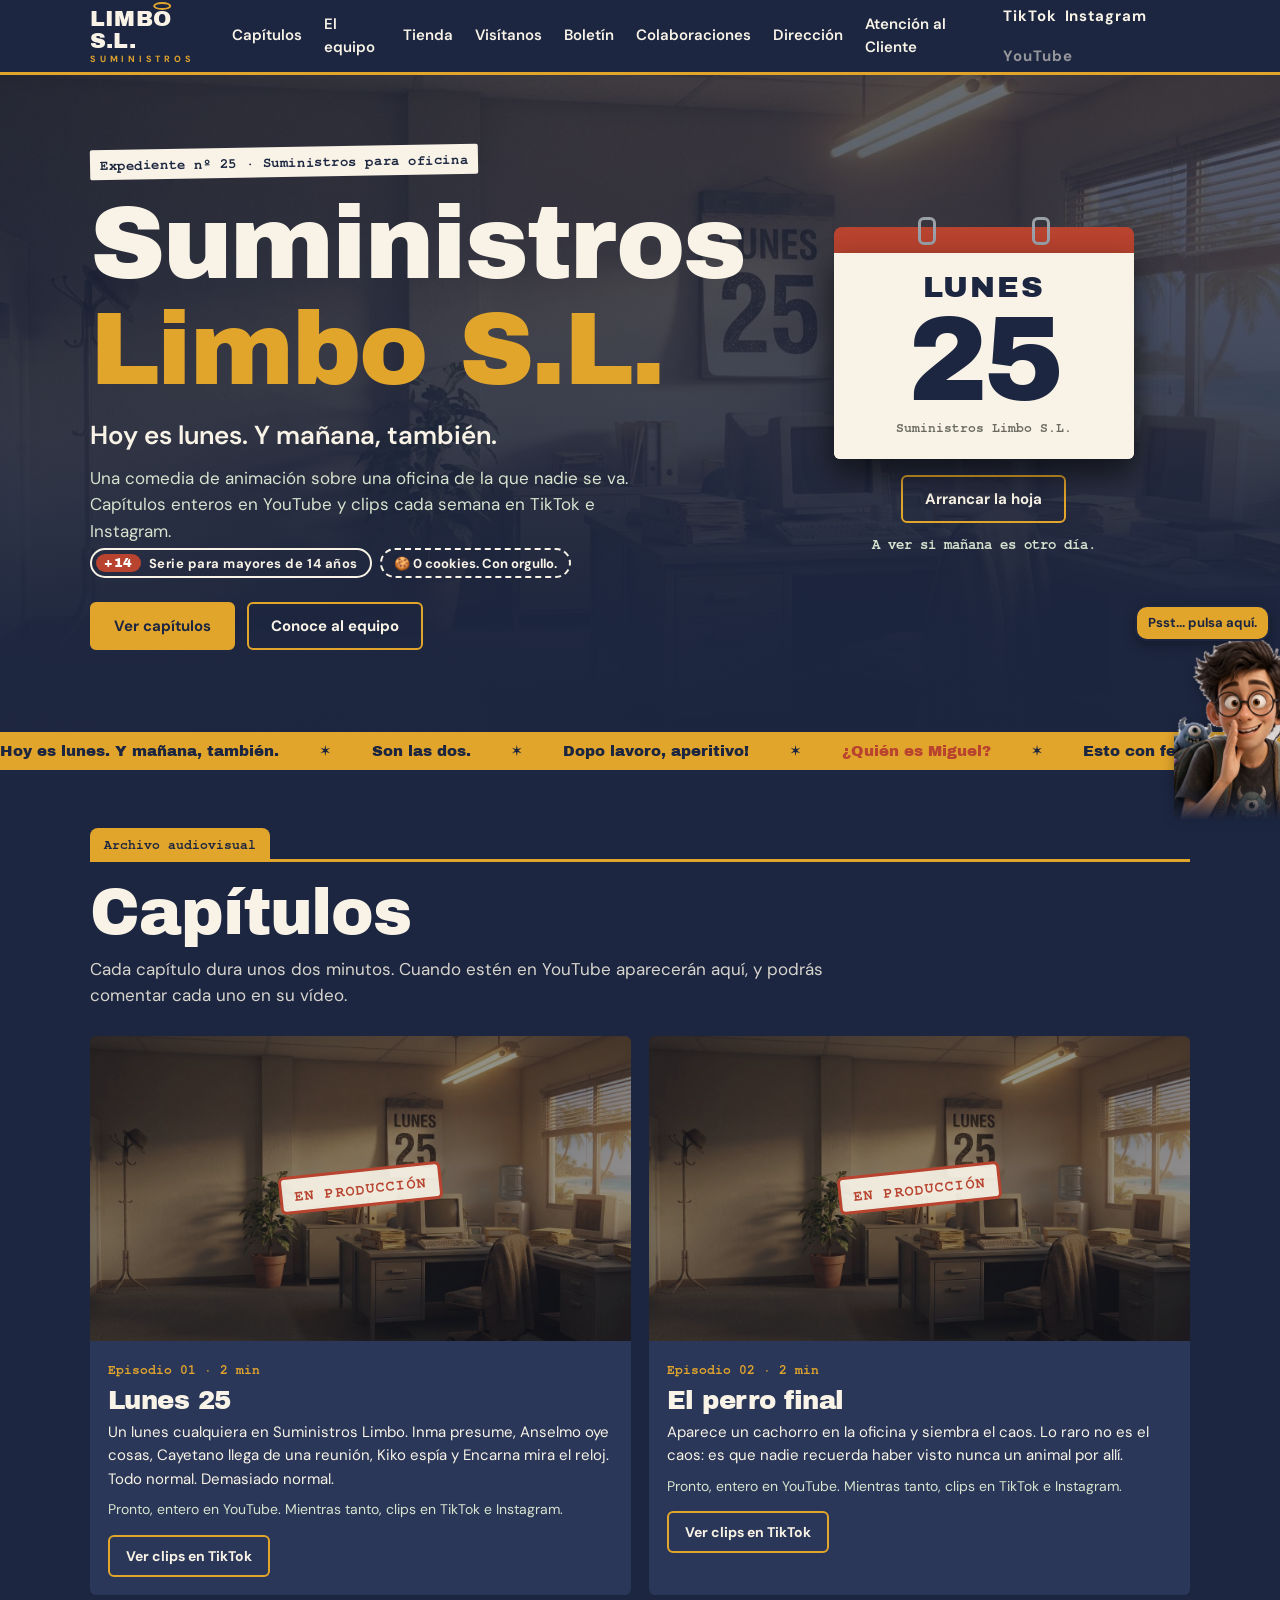
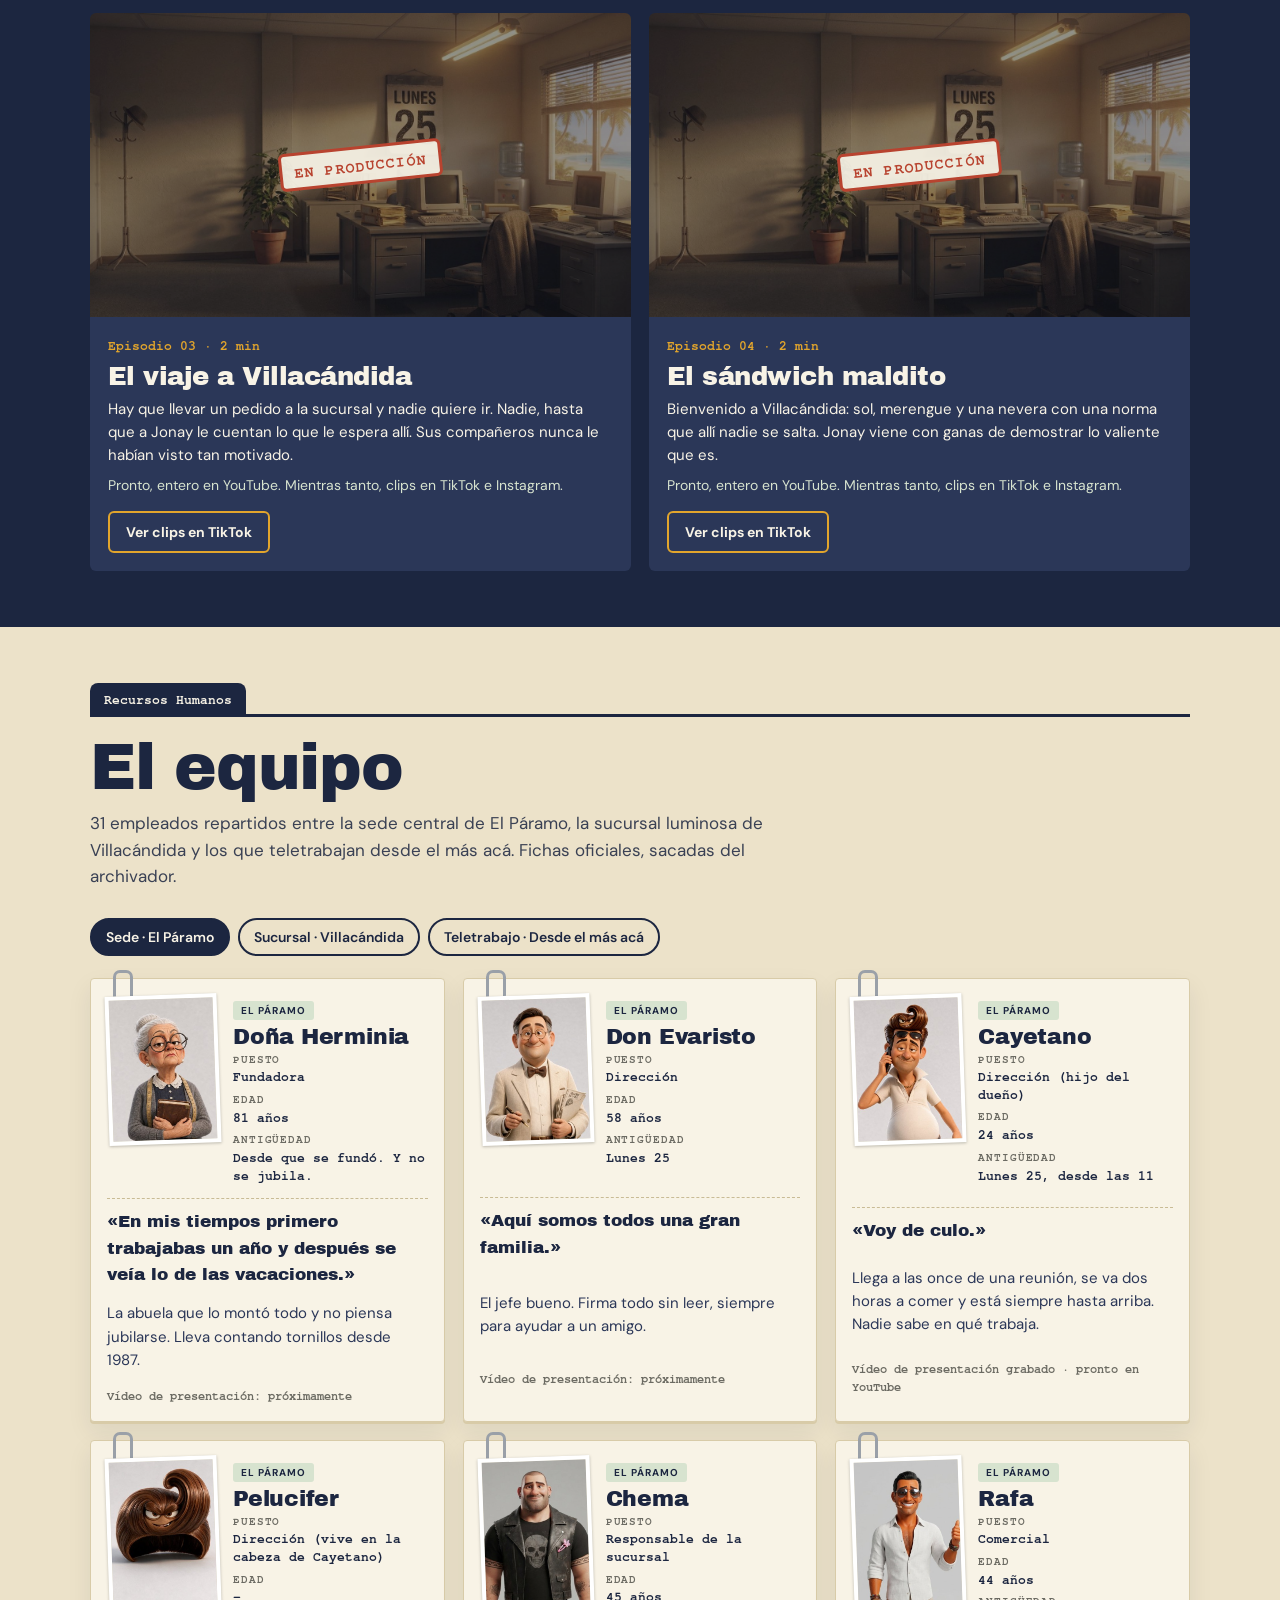
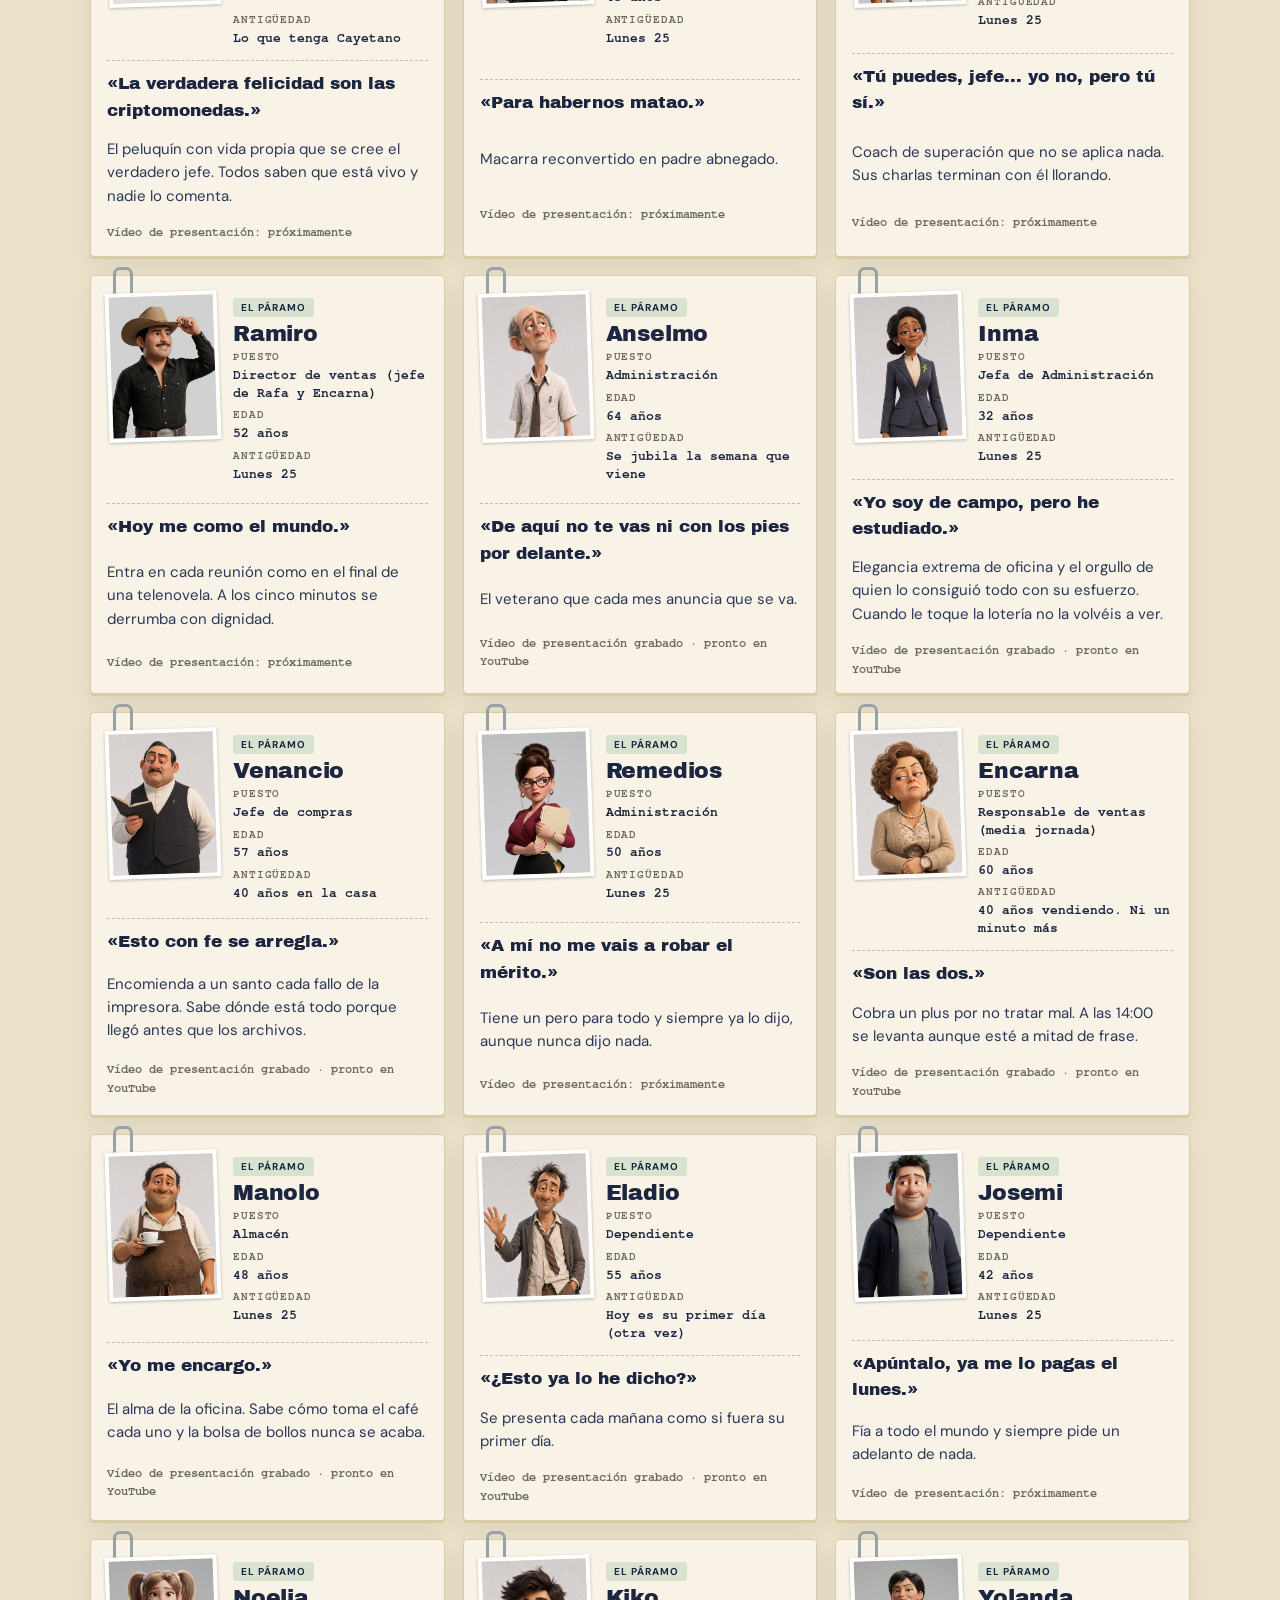
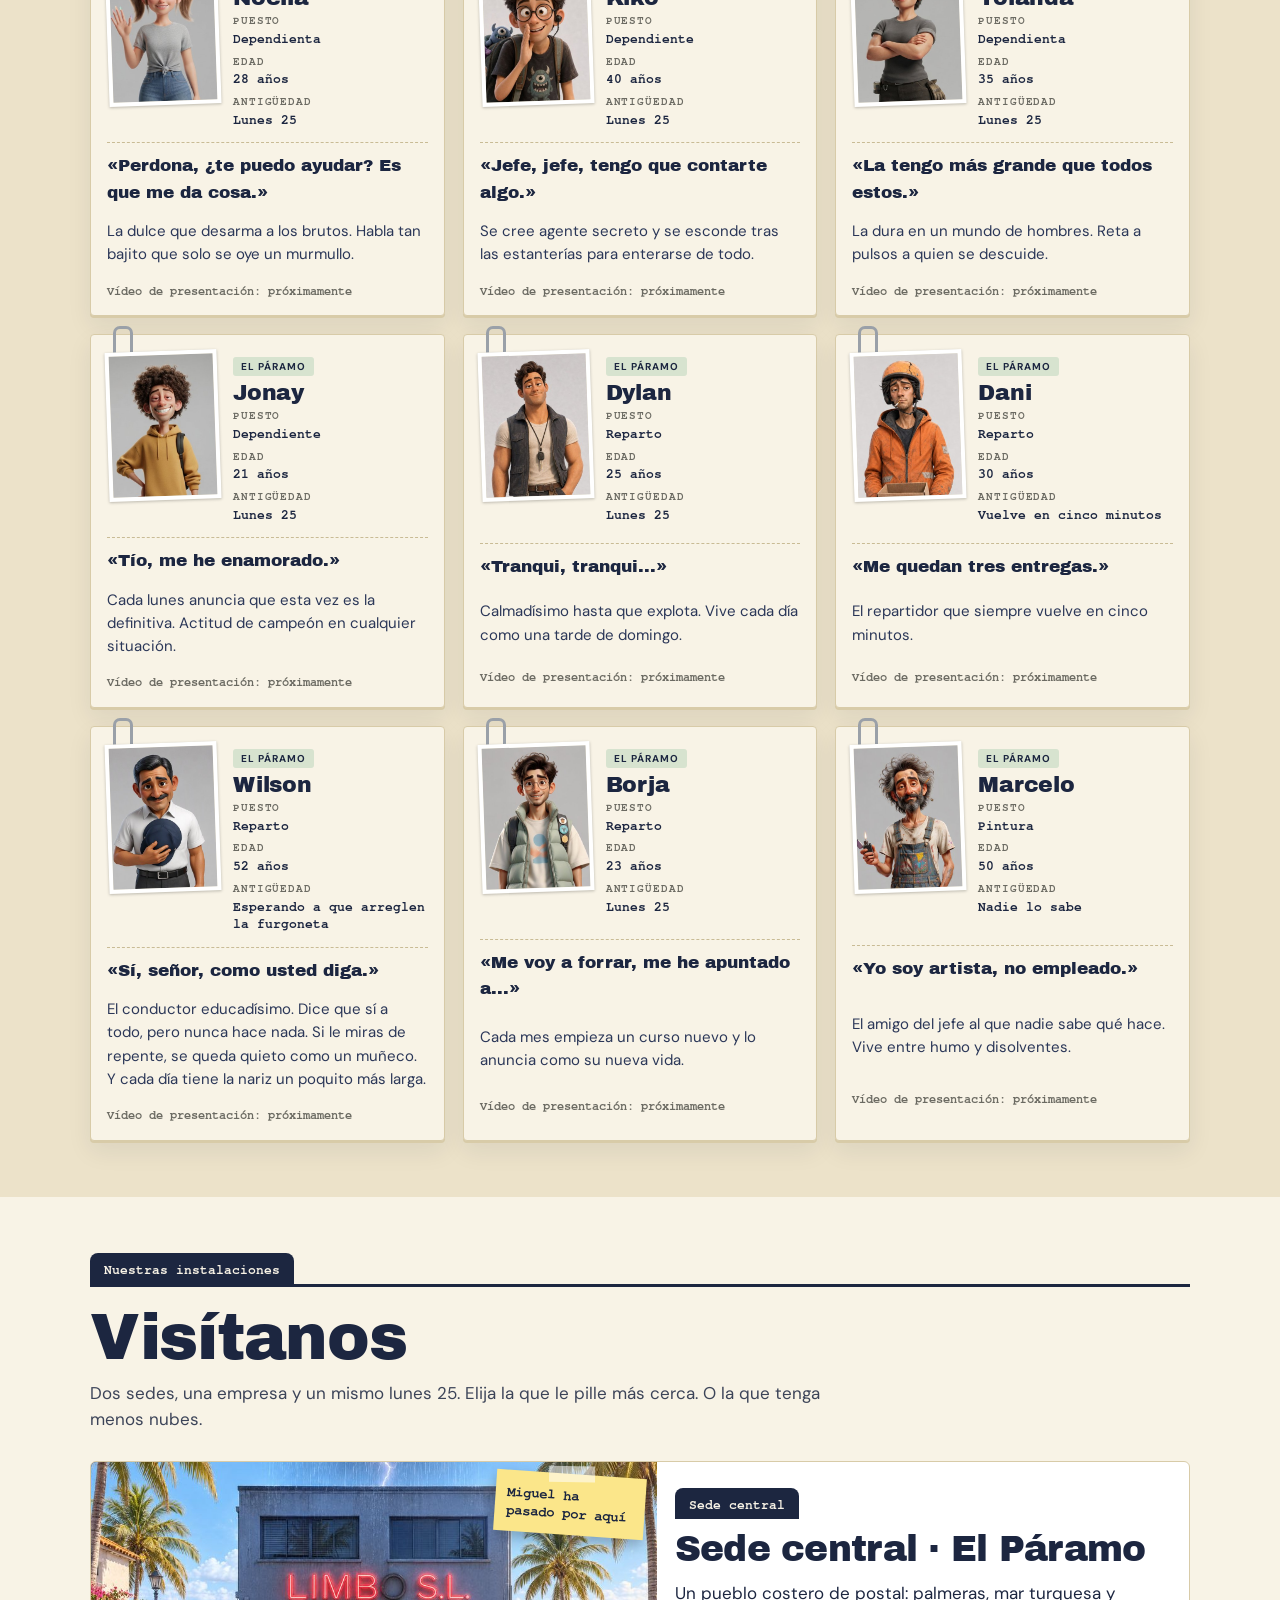
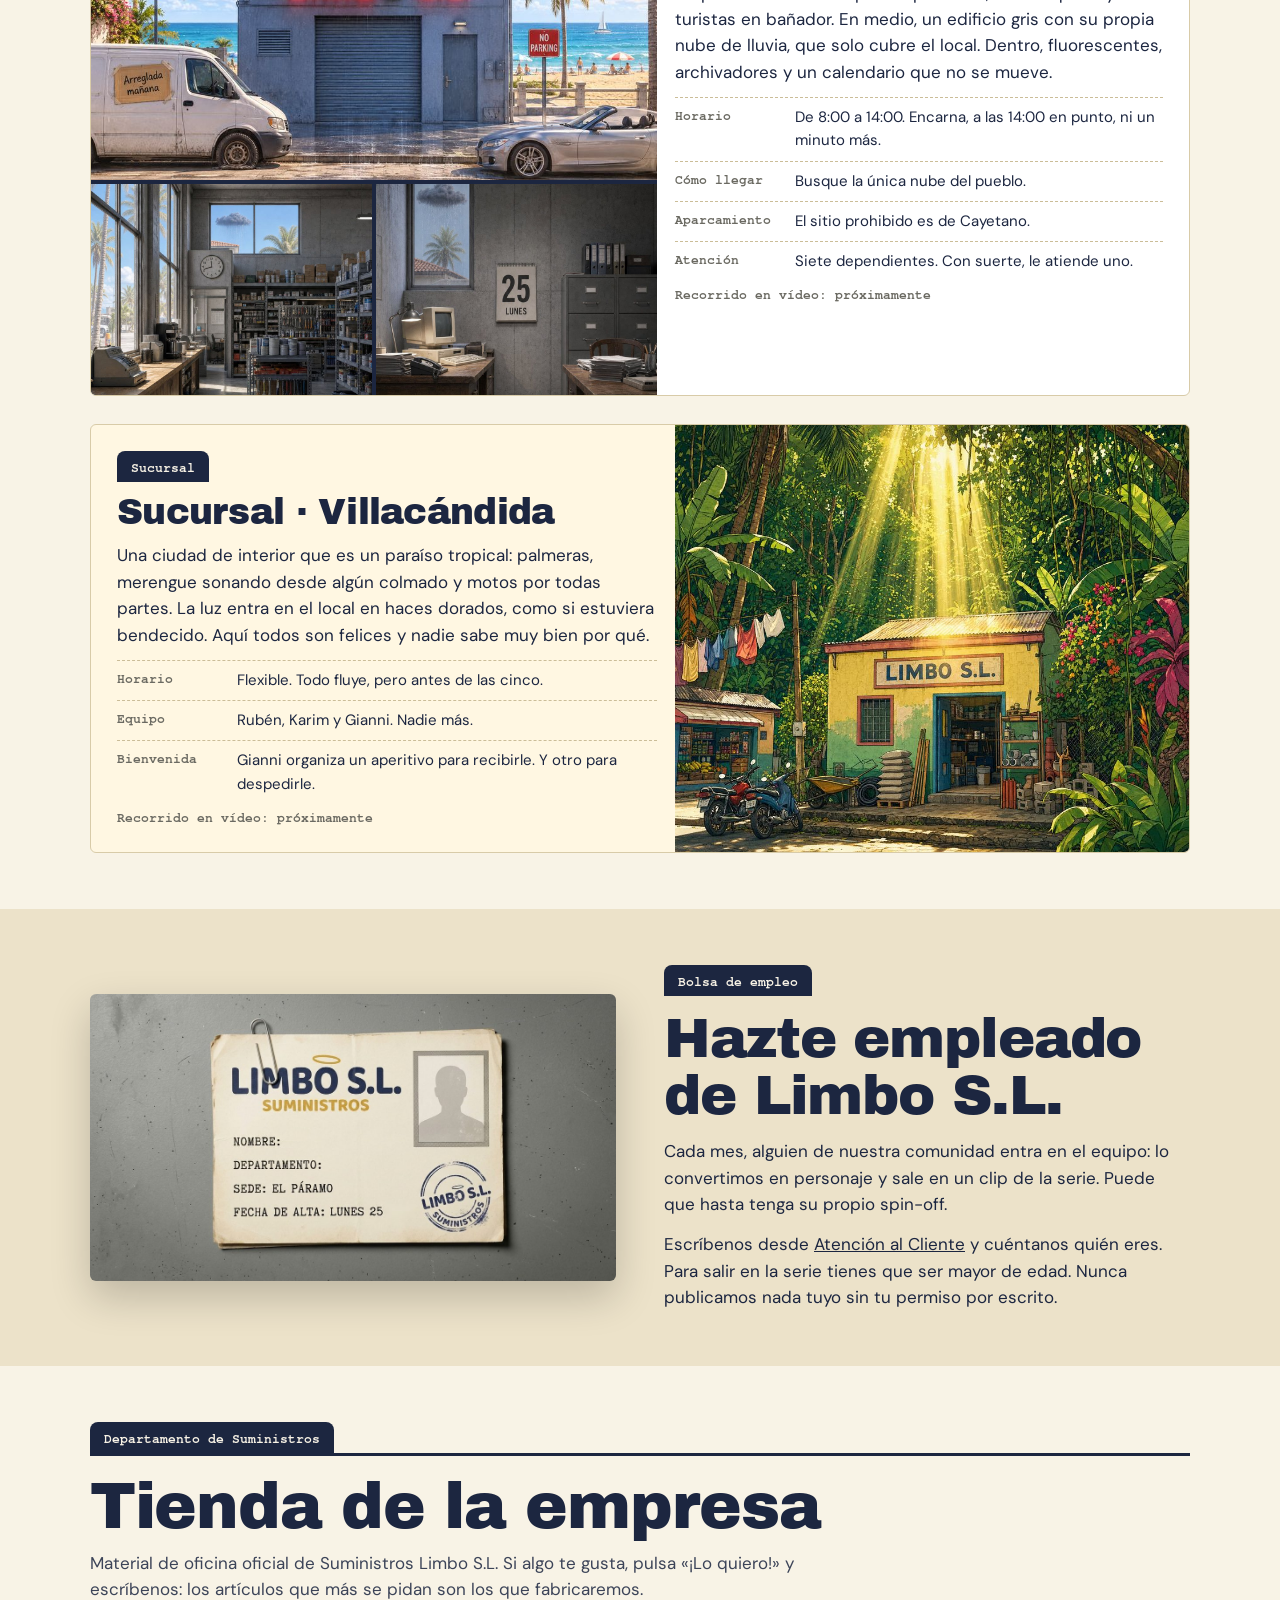
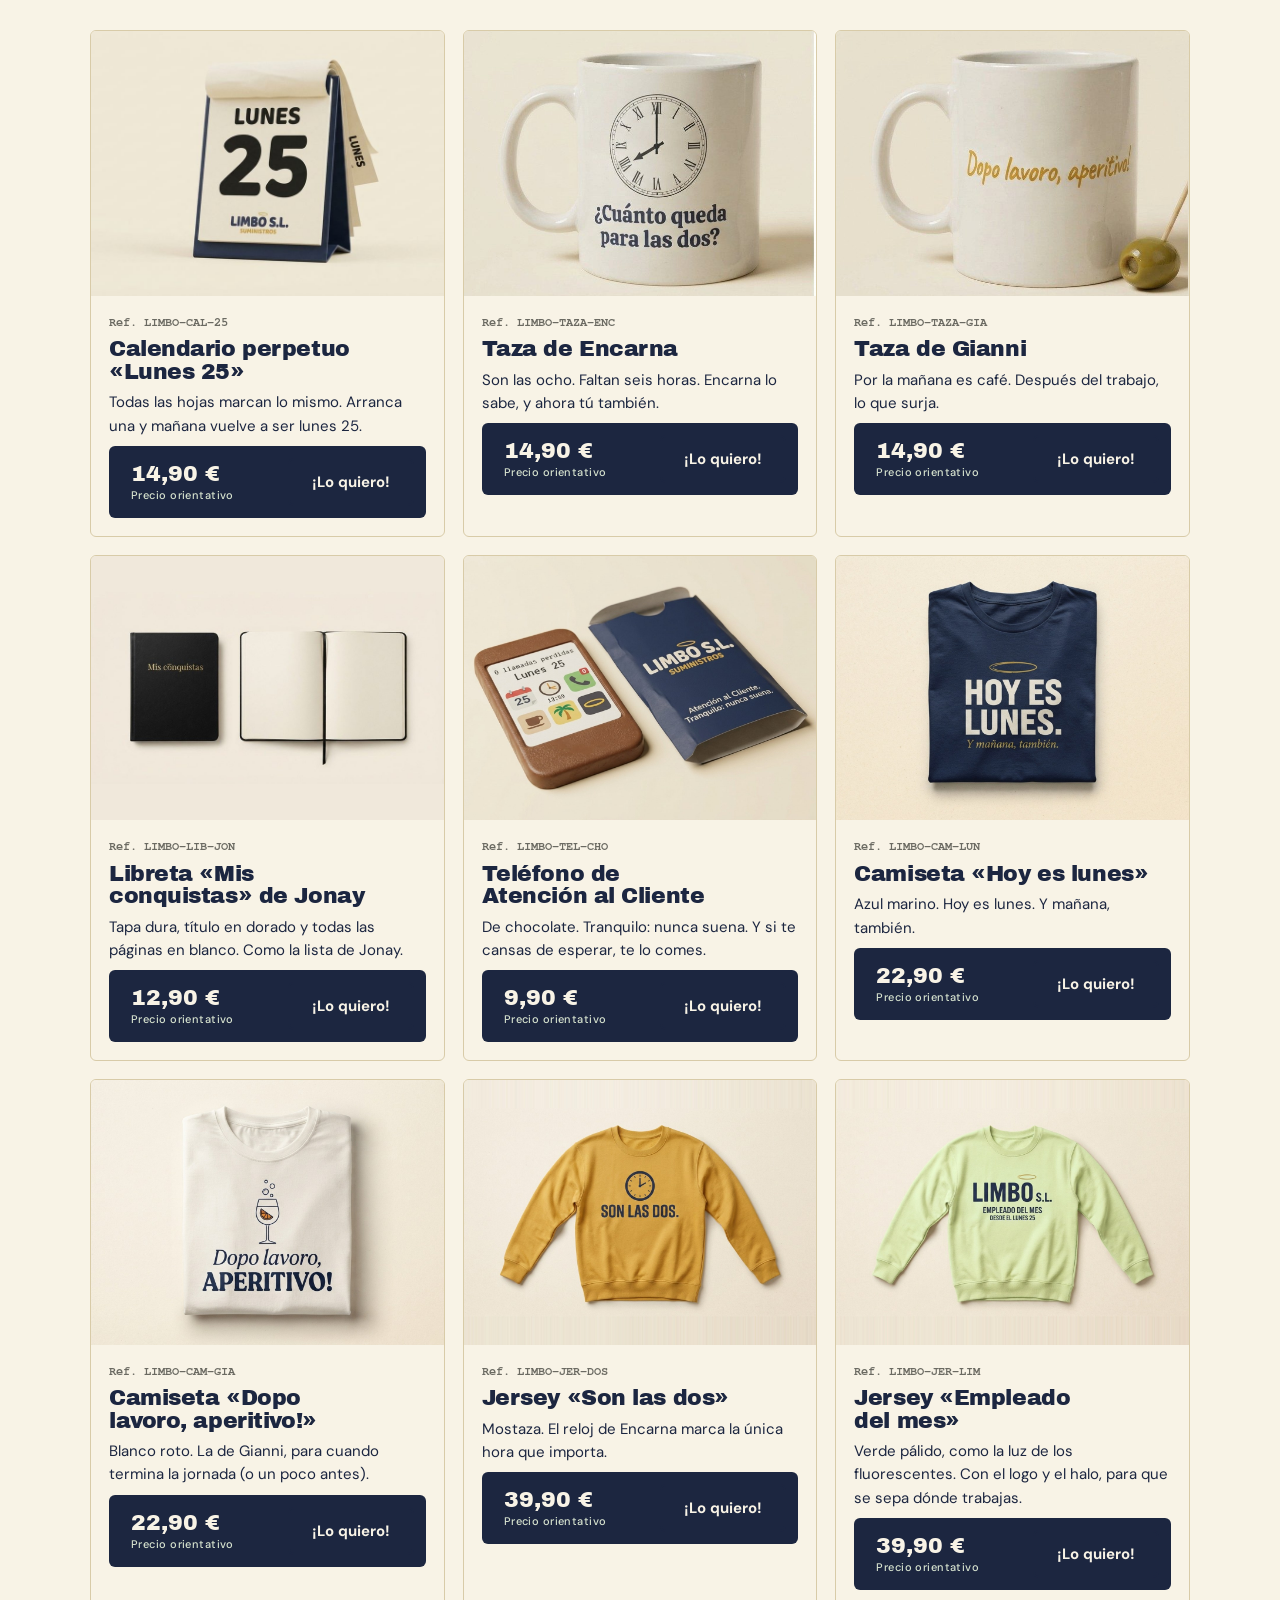
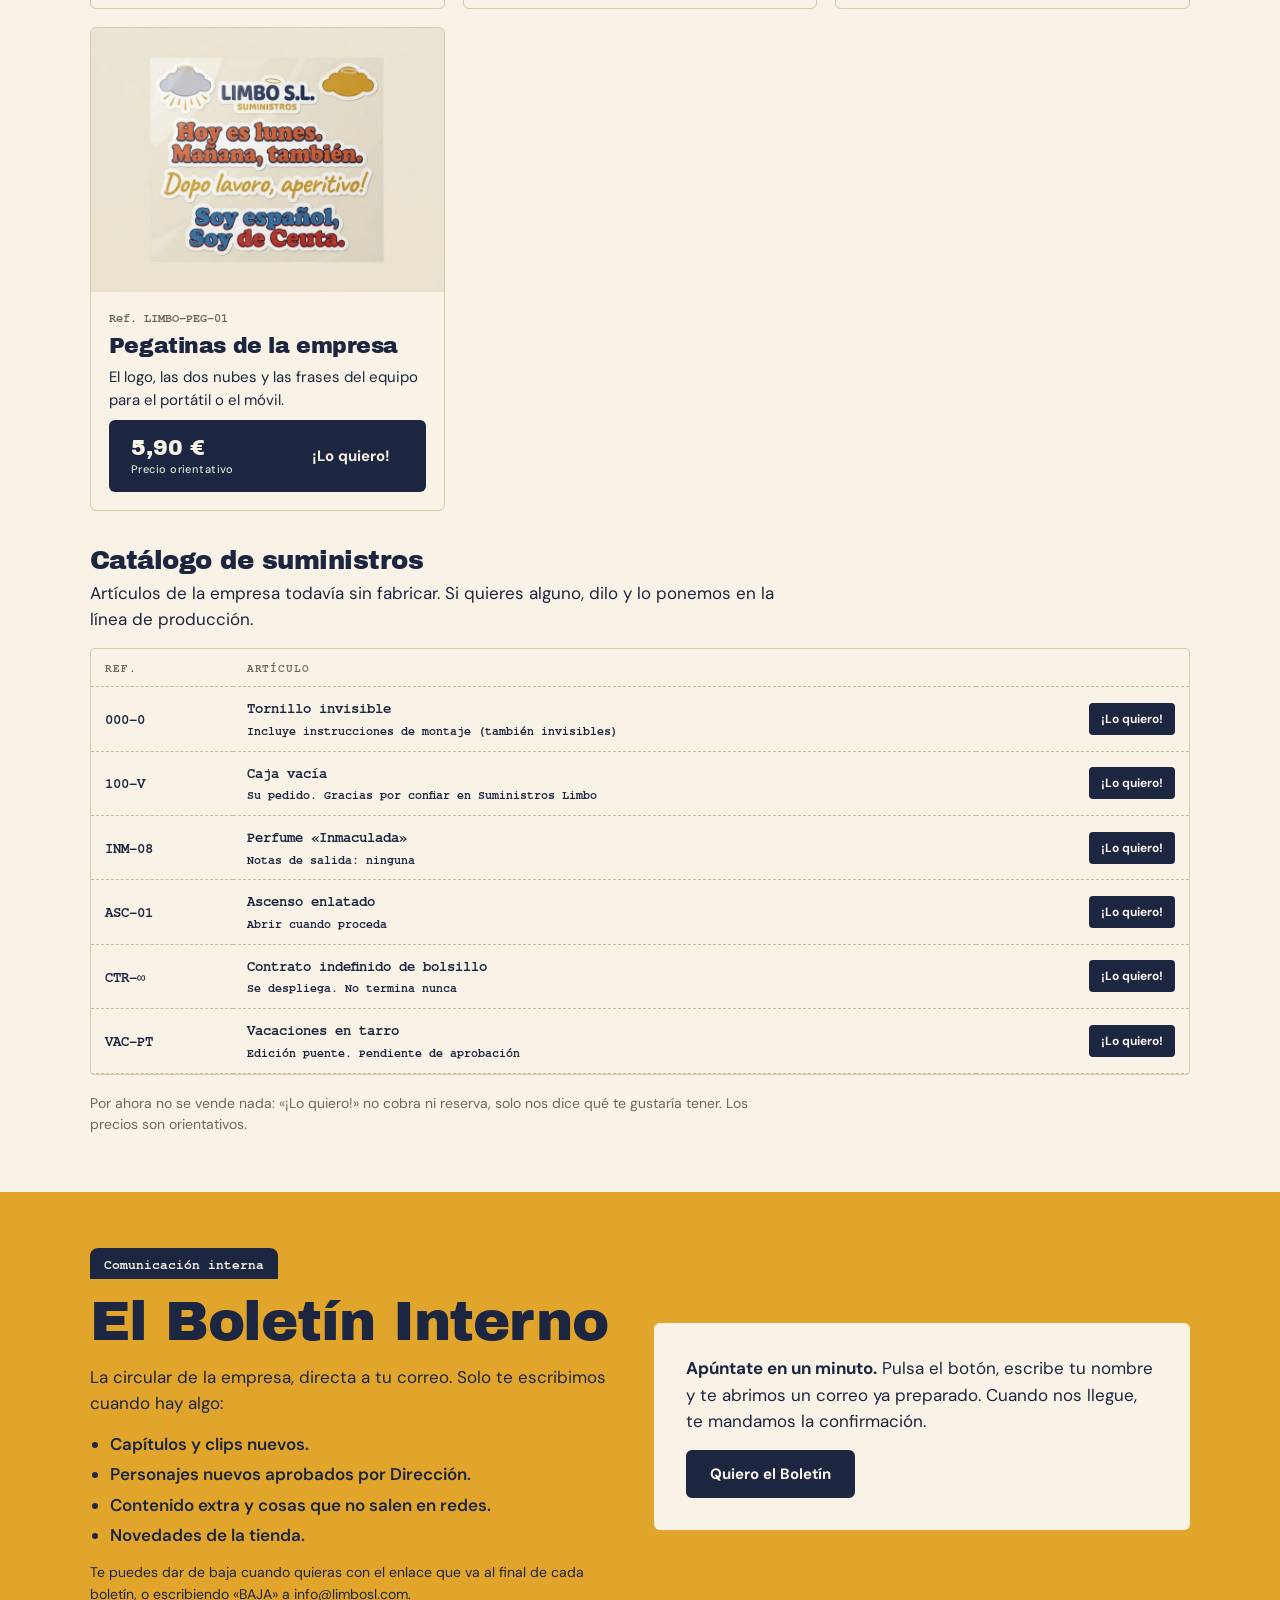
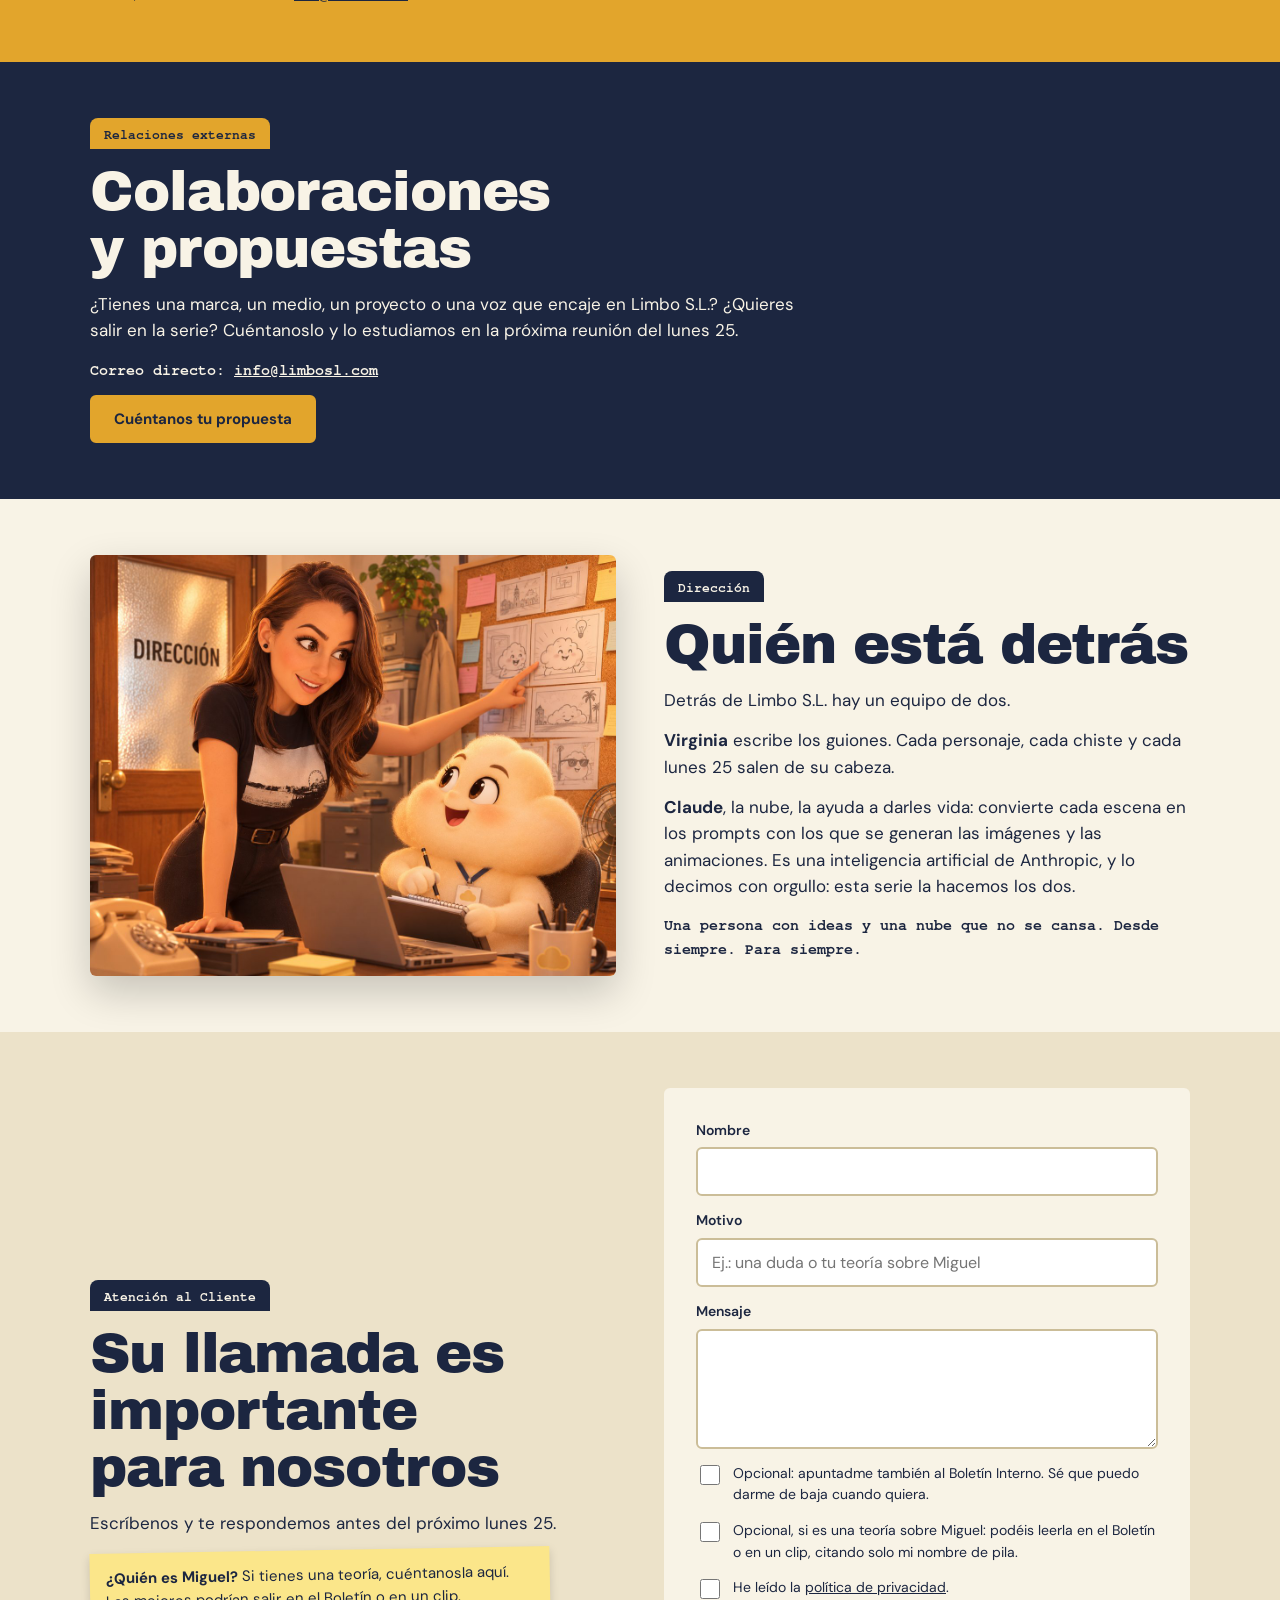
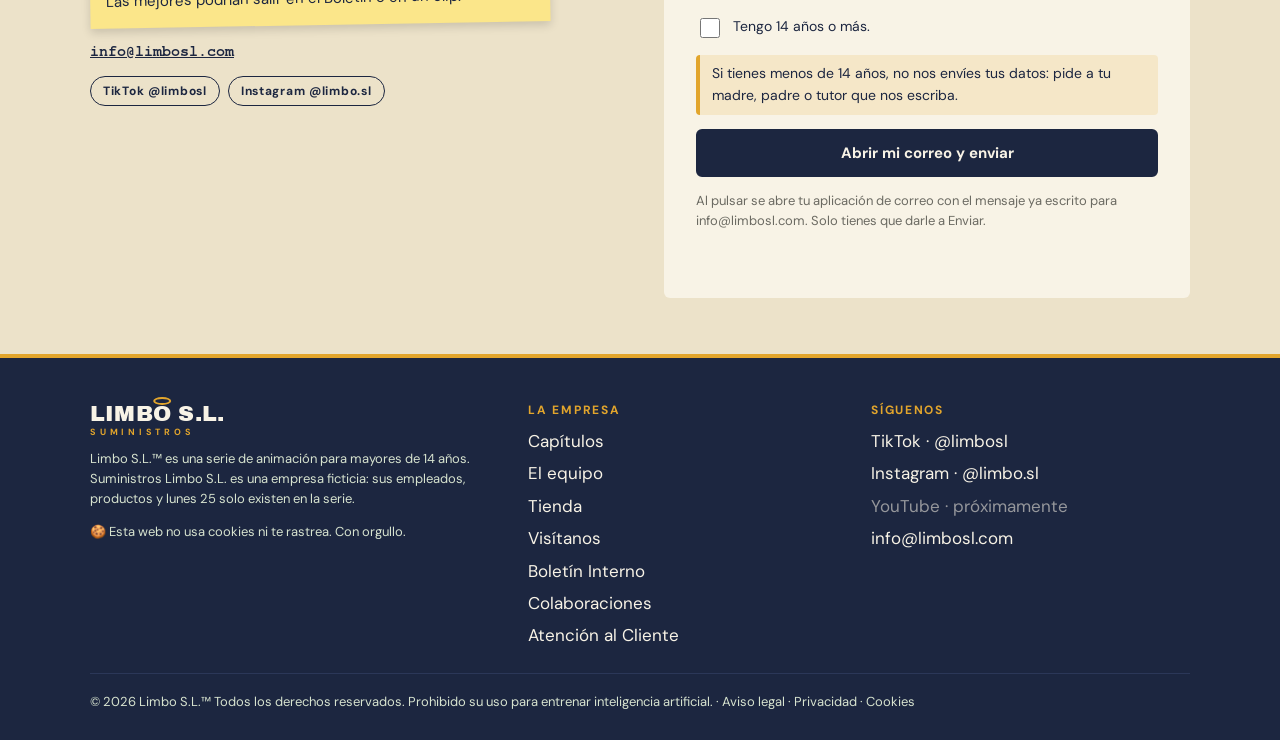
<file: index.html>
<!DOCTYPE html>
<html lang="es">
<head>
  <meta charset="utf-8">
  <meta name="viewport" content="width=device-width, initial-scale=1">
  <title>Limbo S.L.</title>
  <meta name="description" content="Limbo S.L., serie de animación para mayores de 14 años: en Suministros Limbo todos los días son lunes 25. Capítulos, el equipo al completo y la tienda de la empresa.">
  <meta property="og:type" content="website">
  <meta property="og:title" content="Limbo S.L. · Hoy es lunes. Y mañana, también.">
  <meta property="og:description" content="La comedia de animación de una oficina de la que nadie se va. Serie para mayores de 14 años. Capítulos, equipo y tienda.">
  <meta property="og:image" content="https://www.limbosl.com/img/oficina.jpg">
  <meta property="og:url" content="https://www.limbosl.com/">
  <meta name="twitter:card" content="summary_large_image">
  <meta name="theme-color" content="#1c2640">
  <meta name="robots" content="index, follow, noai, noimageai">
  <meta name="tdm-reservation" content="1">
  <meta name="rating" content="mature">
  <link rel="icon" href="data:image/svg+xml,%3Csvg xmlns='http://www.w3.org/2000/svg' viewBox='0 0 64 64'%3E%3Crect width='64' height='64' rx='12' fill='%231c2640'/%3E%3Cellipse cx='32' cy='14' rx='13' ry='4' fill='none' stroke='%23e2a52c' stroke-width='4'/%3E%3Ctext x='32' y='52' font-family='Arial Black,Arial' font-weight='900' font-size='34' text-anchor='middle' fill='%23f8f3e6'%3E25%3C/text%3E%3C/svg%3E">
  <link rel="stylesheet" href="css/style.css">
</head>
<body>

<header class="cabecera">
  <div class="wrap">
    <a class="logo" href="#inicio" aria-label="Limbo S.L., inicio"><b>LIMB<span class="o">O</span> S.L.</b><small>SUMINISTROS</small></a>
    <button class="menu-btn" id="menu-btn" type="button" aria-expanded="false" aria-controls="nav">MENÚ</button>
    <nav class="nav" id="nav" aria-label="Principal">
      <a href="#capitulos">Capítulos</a>
      <a href="#plantilla">El equipo</a>
      <a href="#tienda">Tienda</a>
      <a href="#visitanos">Visítanos</a>
      <a href="#boletin">Boletín</a>
      <a href="#colaboraciones">Colaboraciones</a>
      <a href="#direccion">Dirección</a>
      <a href="#contacto">Atención al Cliente</a>
      <div class="redes">
        <a data-red="tiktok" target="_blank" rel="noopener">TikTok</a>
        <a data-red="instagram" target="_blank" rel="noopener">Instagram</a>
        <a data-red="youtube" target="_blank" rel="noopener">YouTube</a>
      </div>
    </nav>
  </div>
</header>

<main>
  <section class="portada" id="inicio">
    <div class="wrap">
      <div>
        <span class="etiqueta">Expediente nº 25 · Suministros para oficina</span>
        <h1>Suministros<br><span>Limbo S.L.</span></h1>
        <p class="lema">Hoy es lunes. Y mañana, también.</p>
        <p class="bajada">Una comedia de animación sobre una oficina de la que nadie se va. Capítulos enteros en YouTube y clips cada semana en TikTok e Instagram.</p>
        <div class="sellos-portada">
          <span class="sello-edad"><b>+14</b> Serie para mayores de 14 años</span>
          <a class="sello-cookies" href="cookies.html">🍪 0 cookies. Con orgullo.</a>
        </div>
        <div class="botones">
          <a class="btn" href="#capitulos">Ver capítulos</a>
          <a class="btn hueco" href="#plantilla">Conoce al equipo</a>
        </div>
      </div>
      <div class="calendario">
        <div class="taco">
          <div class="anillas"></div>
          <div class="hoja-fondo" aria-hidden="true"><div class="dia">LUNES</div><div class="num">25</div><div class="mes">Suministros Limbo S.L.</div></div>
          <div class="hoja" id="hoja"><div class="dia">LUNES</div><div class="num">25</div><div class="mes">Suministros Limbo S.L.</div></div>
        </div>
        <button class="btn hueco" id="arrancar" type="button">Arrancar la hoja</button>
        <p class="contador" id="contador" aria-live="polite">A ver si mañana es otro día.</p>
      </div>
    </div>
  </section>

  <div class="cinta" aria-hidden="true"><div id="cinta"></div></div>

  <section class="seccion oscura" id="capitulos">
    <div class="wrap">
      <span class="pestana">Archivo audiovisual</span>
      <div class="cabeza">
        <h2>Capítulos</h2>
        <p>Cada capítulo dura unos dos minutos. Cuando estén en YouTube aparecerán aquí, y podrás comentar cada uno en su vídeo.</p>
      </div>
      <div class="episodios" id="episodios"></div>
    </div>
  </section>

  <section class="seccion" id="plantilla">
    <div class="wrap">
      <span class="pestana">Recursos Humanos</span>
      <div class="cabeza">
        <h2>El equipo</h2>
        <p><span id="total-plantilla">31</span> empleados repartidos entre la sede central de El Páramo, la sucursal luminosa de Villacándida y los que teletrabajan desde el más acá. Fichas oficiales, sacadas del archivador.</p>
      </div>
      <div class="filtros" role="group" aria-label="Filtrar por sede">
        <button type="button" data-f="paramo" aria-pressed="true">Sede · El Páramo</button>
        <button type="button" data-f="villa" aria-pressed="false">Sucursal · Villacándida</button>
        <button type="button" data-f="remoto" aria-pressed="false">Teletrabajo · Desde el más acá</button>
      </div>
      <div class="fichas" id="fichas"></div>
    </div>
  </section>

  <section class="seccion folio" id="visitanos">
    <div class="wrap">
      <span class="pestana">Nuestras instalaciones</span>
      <div class="cabeza">
        <h2>Visítanos</h2>
        <p>Dos sedes, una empresa y un mismo lunes 25. Elija la que le pille más cerca. O la que tenga menos nubes.</p>
      </div>
      <div class="sedes" id="sedes"></div>
    </div>
  </section>

  <section class="seccion" id="empleo">
    <div class="wrap dos">
      <img src="img/ficha-empleado.jpg" alt="Ficha de empleado de Suministros Limbo S.L. en blanco, con sello de la empresa" loading="lazy">
      <div class="texto">
        <span class="pestana" style="justify-self:start">Bolsa de empleo</span>
        <h2 style="font-size:clamp(34px,7vw,56px)">Hazte empleado de Limbo S.L.</h2>
        <p>Cada mes, alguien de nuestra comunidad entra en el equipo: lo convertimos en personaje y sale en un clip de la serie. Puede que hasta tenga su propio spin-off.</p>
        <p>Escríbenos desde <a href="#contacto" data-motivo="Quiero salir en la serie">Atención al Cliente</a> y cuéntanos quién eres. Para salir en la serie tienes que ser mayor de edad. Nunca publicamos nada tuyo sin tu permiso por escrito.</p>
      </div>
    </div>
  </section>

  <section class="seccion folio" id="tienda">
    <div class="wrap">
      <span class="pestana">Departamento de Suministros</span>
      <div class="cabeza">
        <h2>Tienda de la empresa</h2>
        <p>Material de oficina oficial de Suministros Limbo S.L. Si algo te gusta, pulsa «¡Lo quiero!» y escríbenos: los artículos que más se pidan son los que fabricaremos.</p>
      </div>
      <div class="productos" id="productos"></div>

      <div class="catalogo-broma">
        <h3>Catálogo de suministros</h3>
        <p>Artículos de la empresa todavía sin fabricar. Si quieres alguno, dilo y lo ponemos en la línea de producción.</p>
        <div class="albaran">
          <table>
            <thead><tr><th>Ref.</th><th>Artículo</th><th><span class="sr">Pedir</span></th></tr></thead>
            <tbody id="suministros"></tbody>
          </table>
        </div>
      </div>
      <p class="aviso-tienda">Por ahora no se vende nada: «¡Lo quiero!» no cobra ni reserva, solo nos dice qué te gustaría tener. Los precios son orientativos.</p>
    </div>
  </section>

  <section class="seccion boletin" id="boletin">
    <div class="wrap">
      <div class="texto">
        <span class="pestana" style="justify-self:start">Comunicación interna</span>
        <h2 style="font-size:clamp(34px,7vw,56px)">El Boletín Interno</h2>
        <p>La circular de la empresa, directa a tu correo. Solo te escribimos cuando hay algo:</p>
        <ul>
          <li>Capítulos y clips nuevos.</li>
          <li>Personajes nuevos aprobados por Dirección.</li>
          <li>Contenido extra y cosas que no salen en redes.</li>
          <li>Novedades de la tienda.</li>
        </ul>
        <p class="baja">Te puedes dar de baja cuando quieras con el enlace que va al final de cada boletín, o escribiendo «BAJA» a <a href="mailto:info@limbosl.com?subject=BAJA">info@limbosl.com</a>.</p>
      </div>
      <div class="panel boletin-alta">
        <p><strong>Apúntate en un minuto.</strong> Pulsa el botón, escribe tu nombre y te abrimos un correo ya preparado. Cuando nos llegue, te mandamos la confirmación.</p>
        <a class="btn tinta" href="#contacto" data-motivo="Alta en el Boletín Interno" data-boletin>Quiero el Boletín</a>
      </div>
    </div>
  </section>

  <section class="seccion oscura" id="colaboraciones">
    <div class="wrap">
      <div class="texto">
        <span class="pestana" style="justify-self:start">Relaciones externas</span>
        <h2 style="font-size:clamp(34px,7vw,56px)">Colaboraciones y propuestas</h2>
        <p>¿Tienes una marca, un medio, un proyecto o una voz que encaje en Limbo S.L.? ¿Quieres salir en la serie? Cuéntanoslo y lo estudiamos en la próxima reunión del lunes 25.</p>
        <p class="firma">Correo directo: <a href="mailto:info@limbosl.com?subject=Colaboraci%C3%B3n%20o%20propuesta">info@limbosl.com</a></p>
        <p><a class="btn" href="#contacto" data-motivo="Colaboración o propuesta">Cuéntanos tu propuesta</a></p>
      </div>
    </div>
  </section>

  <section class="seccion folio" id="direccion">
    <div class="wrap dos">
      <img src="img/direccion.jpg" alt="Virginia señala los storyboards de la serie mientras Claude, una nube con acreditación de empleado, toma notas" loading="lazy">
      <div class="texto">
        <span class="pestana" style="justify-self:start">Dirección</span>
        <h2 style="font-size:clamp(34px,7vw,56px)">Quién está detrás</h2>
        <p>Detrás de Limbo S.L. hay un equipo de dos.</p>
        <p><strong>Virginia</strong> escribe los guiones. Cada personaje, cada chiste y cada lunes 25 salen de su cabeza.</p>
        <p><strong>Claude</strong>, la nube, la ayuda a darles vida: convierte cada escena en los prompts con los que se generan las imágenes y las animaciones. Es una inteligencia artificial de Anthropic, y lo decimos con orgullo: esta serie la hacemos los dos.</p>
        <p class="firma">Una persona con ideas y una nube que no se cansa. Desde siempre. Para siempre.</p>
      </div>
    </div>
  </section>

  <section class="seccion" id="contacto">
    <div class="wrap dos">
      <div class="texto">
        <span class="pestana" style="justify-self:start">Atención al Cliente</span>
        <h2 style="font-size:clamp(34px,7vw,56px)">Su llamada es importante para nosotros</h2>
        <p>Escríbenos y te respondemos antes del próximo lunes 25.</p>
        <p class="postit-teorias" id="teorias"><strong>¿Quién es Miguel?</strong> Si tienes una teoría, cuéntanosla aquí. Las mejores podrían salir en el Boletín o en un clip.</p>
        <p class="firma"><a href="mailto:info@limbosl.com">info@limbosl.com</a></p>
        <div class="redes">
          <a data-red="tiktok" target="_blank" rel="noopener">TikTok @limbosl</a>
          <a data-red="instagram" target="_blank" rel="noopener">Instagram @limbo.sl</a>
        </div>
      </div>
      <div class="panel">
        <form id="form-contacto">
          <label for="a-nombre">Nombre<input id="a-nombre" name="nombre" autocomplete="name" required></label>
          <label for="a-motivo">Motivo<input id="a-motivo" name="motivo" placeholder="Ej.: una duda o tu teoría sobre Miguel"></label>
          <label for="a-mensaje">Mensaje<textarea id="a-mensaje" name="mensaje" required></textarea></label>
          <label class="check" for="a-boletin"><input id="a-boletin" name="boletin" type="checkbox"> <span>Opcional: apuntadme también al Boletín Interno. Sé que puedo darme de baja cuando quiera.</span></label>
          <label class="check" for="a-publicar"><input id="a-publicar" name="publicar" type="checkbox"> <span>Opcional, si es una teoría sobre Miguel: podéis leerla en el Boletín o en un clip, citando solo mi nombre de pila.</span></label>
          <label class="check" for="a-privacidad"><input id="a-privacidad" type="checkbox" required> <span>He leído la <a href="privacidad.html">política de privacidad</a>.</span></label>
          <label class="check" for="a-edad"><input id="a-edad" type="checkbox" required> <span>Tengo 14 años o más.</span></label>
          <p class="aviso-edad">Si tienes menos de 14 años, no nos envíes tus datos: pide a tu madre, padre o tutor que nos escriba.</p>
          <button class="btn tinta" type="submit">Abrir mi correo y enviar</button>
          <p class="nota-form">Al pulsar se abre tu aplicación de correo con el mensaje ya escrito para info@limbosl.com. Solo tienes que darle a Enviar.</p>
          <p class="estado" role="status"></p>
        </form>
      </div>
    </div>
  </section>
</main>

<button class="kiko" id="kiko" type="button" aria-label="Kiko te espía. Pulsa para leer su informe secreto">
  <span class="kiko-boc" id="kiko-boc" aria-hidden="true"></span>
  <span class="kiko-cuerpo" id="kiko-cuerpo" aria-hidden="true">
    <svg viewBox="0 0 120 140" width="100%" height="100%">
      <rect x="86" y="0" width="34" height="140" fill="#8a6a45" stroke="#1c2640" stroke-width="3"/>
      <rect x="86" y="44" width="34" height="6" fill="#6b5034"/><rect x="86" y="98" width="34" height="6" fill="#6b5034"/>
      <path d="M78 74 Q80 120 70 140 L104 140 L102 82 Z" fill="#3f7a5c" stroke="#1c2640" stroke-width="3"/>
      <circle cx="90" cy="118" r="7" fill="#e2a52c" stroke="#1c2640" stroke-width="2"/><circle cx="88" cy="116" r="1.6" fill="#1c2640"/><circle cx="92.5" cy="116" r="1.6" fill="#1c2640"/>
      <ellipse cx="56" cy="64" rx="31" ry="34" fill="#f2c9a2" stroke="#1c2640" stroke-width="3"/>
      <path d="M24 56 Q24 22 56 24 Q90 24 88 58 Q84 40 74 44 Q66 32 56 42 Q46 30 38 44 Q30 40 24 56Z" fill="#1d1d24" stroke="#1c2640" stroke-width="3"/>
      <circle cx="44" cy="64" r="10" fill="#fff" stroke="#1c2640" stroke-width="3"/><circle cx="68" cy="64" r="10" fill="#fff" stroke="#1c2640" stroke-width="3"/>
      <line x1="54" y1="64" x2="58" y2="64" stroke="#1c2640" stroke-width="3"/>
      <g class="kiko-ojos"><circle cx="41" cy="65" r="3.6" fill="#1c2640"/><circle cx="65" cy="65" r="3.6" fill="#1c2640"/></g>
      <path d="M46 84 Q56 80 64 85" fill="none" stroke="#1c2640" stroke-width="3" stroke-linecap="round"/>
      <path d="M26 66 q-8 2 -8 12" fill="none" stroke="#1c2640" stroke-width="2.5"/><circle cx="18" cy="80" r="3" fill="#1c2640"/>
      <ellipse cx="90" cy="74" rx="10" ry="8" fill="#f2c9a2" stroke="#1c2640" stroke-width="3"/>
    </svg>
  </span>
</button>

<dialog id="dlg-kiko" aria-labelledby="kiko-tit">
  <div class="panel informe">
    <button class="cerrar" id="kiko-cerrar" type="button">Cerrar</button>
    <span class="sello" style="justify-self:start">Confidencial</span>
    <h3 id="kiko-tit">Informe secreto de Kiko</h3>
    <p class="etiqueta" id="kiko-num" style="justify-self:start">Informe nº 001</p>
    <p id="kiko-dato" class="kiko-dato"></p>
    <button class="btn tinta" id="kiko-otra" type="button">Tengo otra, jefe</button>
  </div>
</dialog>


<footer class="pie">
  <div class="wrap">
    <div>
      <a class="logo" href="#inicio"><b>LIMB<span class="o">O</span> S.L.</b><small>SUMINISTROS</small></a>
      <p class="nota">Limbo S.L.™ es una serie de animación para mayores de 14 años. Suministros Limbo S.L. es una empresa ficticia: sus empleados, productos y lunes 25 solo existen en la serie.</p>
      <p class="nota">🍪 Esta web no usa cookies ni te rastrea. Con orgullo.</p>
    </div>
    <div>
      <h4>La empresa</h4>
      <ul>
        <li><a href="#capitulos">Capítulos</a></li>
        <li><a href="#plantilla">El equipo</a></li>
        <li><a href="#tienda">Tienda</a></li>
        <li><a href="#visitanos">Visítanos</a></li>
        <li><a href="#boletin">Boletín Interno</a></li>
        <li><a href="#colaboraciones">Colaboraciones</a></li>
        <li><a href="#contacto">Atención al Cliente</a></li>
      </ul>
    </div>
    <div>
      <h4>Síguenos</h4>
      <ul>
        <li><a data-red="tiktok" target="_blank" rel="noopener">TikTok · @limbosl</a></li>
        <li><a data-red="instagram" target="_blank" rel="noopener">Instagram · @limbo.sl</a></li>
        <li><a data-red="youtube" target="_blank" rel="noopener">YouTube · próximamente</a></li>
        <li><a href="mailto:info@limbosl.com">info@limbosl.com</a></li>
      </ul>
    </div>
    <p class="legal">© <span id="anio">2026</span> Limbo S.L.™ Todos los derechos reservados. Prohibido su uso para entrenar inteligencia artificial. · <a href="aviso-legal.html">Aviso legal</a> · <a href="privacidad.html">Privacidad</a> · <a href="cookies.html">Cookies</a></p>
  </div>
</footer>

<script src="js/datos.js"></script>
<script src="js/main.js"></script>
</body>
</html>
</file>
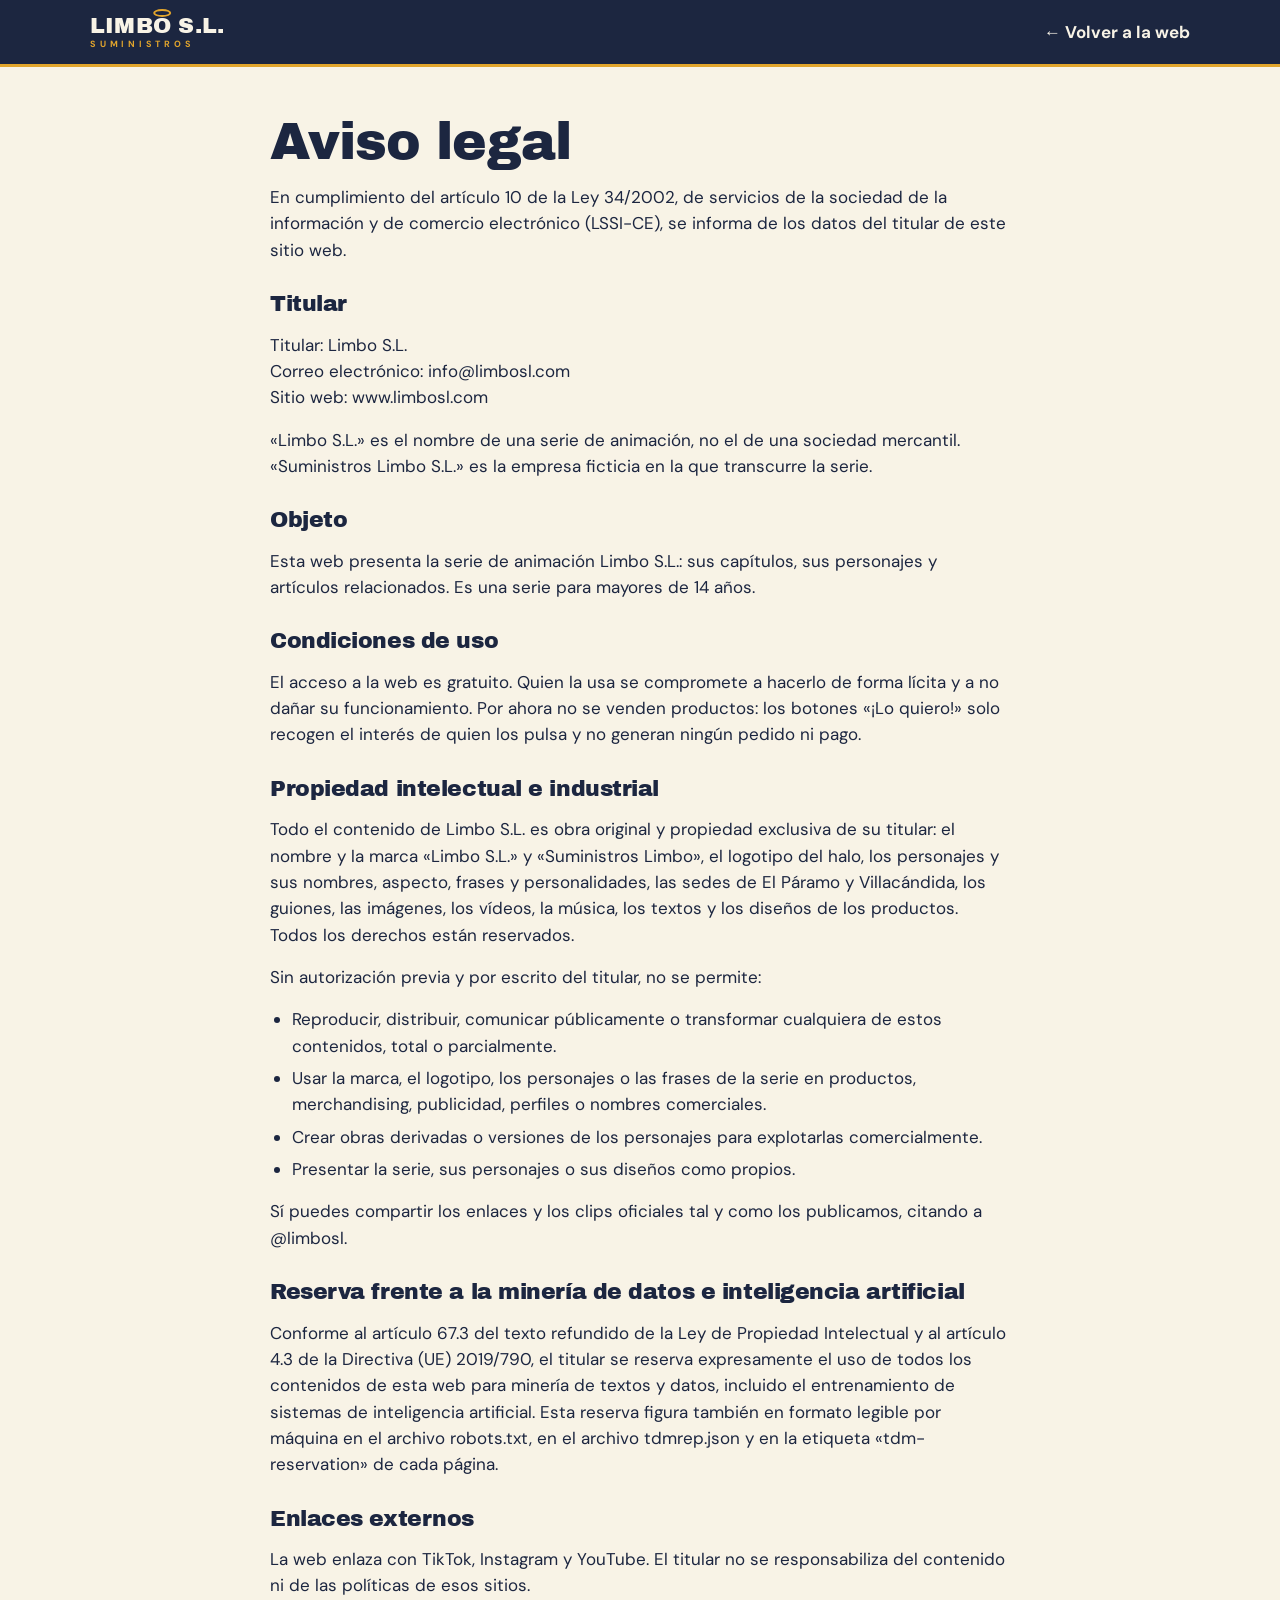
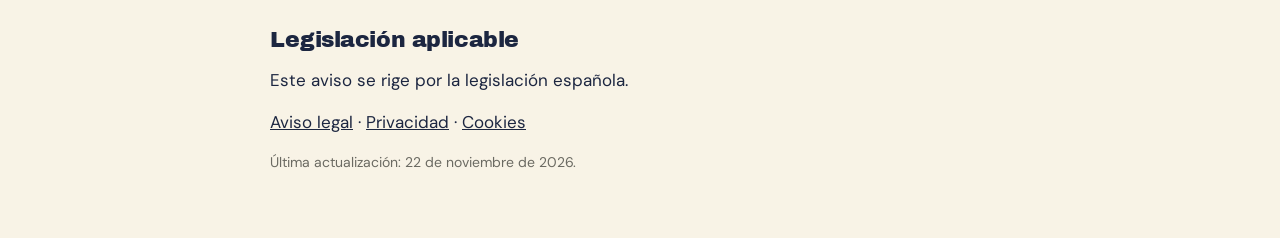
<file: aviso-legal.html>
<!DOCTYPE html>
<html lang="es"><head><meta charset="utf-8"><meta name="viewport" content="width=device-width, initial-scale=1">
<title>Aviso legal · Limbo S.L.</title><meta name="robots" content="noindex, noai, noimageai"><meta name="tdm-reservation" content="1">
<link rel="stylesheet" href="css/style.css"></head><body>
<header class="cabecera"><div class="wrap"><a class="logo" href="index.html"><b>LIMB<span class="o">O</span> S.L.</b><small>SUMINISTROS</small></a><a class="redes" href="index.html" style="text-decoration:none;font-weight:700">← Volver a la web</a></div></header>
<main class="legal-pag"><div class="wrap">
<h1>Aviso legal</h1>
<p>En cumplimiento del artículo 10 de la Ley 34/2002, de servicios de la sociedad de la información y de comercio electrónico (LSSI-CE), se informa de los datos del titular de este sitio web.</p>
<h2>Titular</h2>
<p>Titular: Limbo S.L.<br>Correo electrónico: info@limbosl.com<br>Sitio web: www.limbosl.com</p>
<p>«Limbo S.L.» es el nombre de una serie de animación, no el de una sociedad mercantil. «Suministros Limbo S.L.» es la empresa ficticia en la que transcurre la serie.</p>
<h2>Objeto</h2>
<p>Esta web presenta la serie de animación Limbo S.L.: sus capítulos, sus personajes y artículos relacionados. Es una serie para mayores de 14 años.</p>
<h2>Condiciones de uso</h2>
<p>El acceso a la web es gratuito. Quien la usa se compromete a hacerlo de forma lícita y a no dañar su funcionamiento. Por ahora no se venden productos: los botones «¡Lo quiero!» solo recogen el interés de quien los pulsa y no generan ningún pedido ni pago.</p>
<h2>Propiedad intelectual e industrial</h2>
<p>Todo el contenido de Limbo S.L. es obra original y propiedad exclusiva de su titular: el nombre y la marca «Limbo S.L.» y «Suministros Limbo», el logotipo del halo, los personajes y sus nombres, aspecto, frases y personalidades, las sedes de El Páramo y Villacándida, los guiones, las imágenes, los vídeos, la música, los textos y los diseños de los productos. Todos los derechos están reservados.</p>
<p>Sin autorización previa y por escrito del titular, no se permite:</p>
<ul>
<li>Reproducir, distribuir, comunicar públicamente o transformar cualquiera de estos contenidos, total o parcialmente.</li>
<li>Usar la marca, el logotipo, los personajes o las frases de la serie en productos, merchandising, publicidad, perfiles o nombres comerciales.</li>
<li>Crear obras derivadas o versiones de los personajes para explotarlas comercialmente.</li>
<li>Presentar la serie, sus personajes o sus diseños como propios.</li>
</ul>
<p>Sí puedes compartir los enlaces y los clips oficiales tal y como los publicamos, citando a @limbosl.</p>
<h2>Reserva frente a la minería de datos e inteligencia artificial</h2>
<p>Conforme al artículo 67.3 del texto refundido de la Ley de Propiedad Intelectual y al artículo 4.3 de la Directiva (UE) 2019/790, el titular se reserva expresamente el uso de todos los contenidos de esta web para minería de textos y datos, incluido el entrenamiento de sistemas de inteligencia artificial. Esta reserva figura también en formato legible por máquina en el archivo robots.txt, en el archivo tdmrep.json y en la etiqueta «tdm-reservation» de cada página.</p>
<h2>Enlaces externos</h2>
<p>La web enlaza con TikTok, Instagram y YouTube. El titular no se responsabiliza del contenido ni de las políticas de esos sitios.</p>
<h2>Legislación aplicable</h2>
<p>Este aviso se rige por la legislación española.</p>
<p><a href="aviso-legal.html">Aviso legal</a> · <a href="privacidad.html">Privacidad</a> · <a href="cookies.html">Cookies</a></p>
<p style="font-size:14px;color:#6b6a62">Última actualización: 22 de noviembre de 2026.</p></div></main></body></html>
</file>
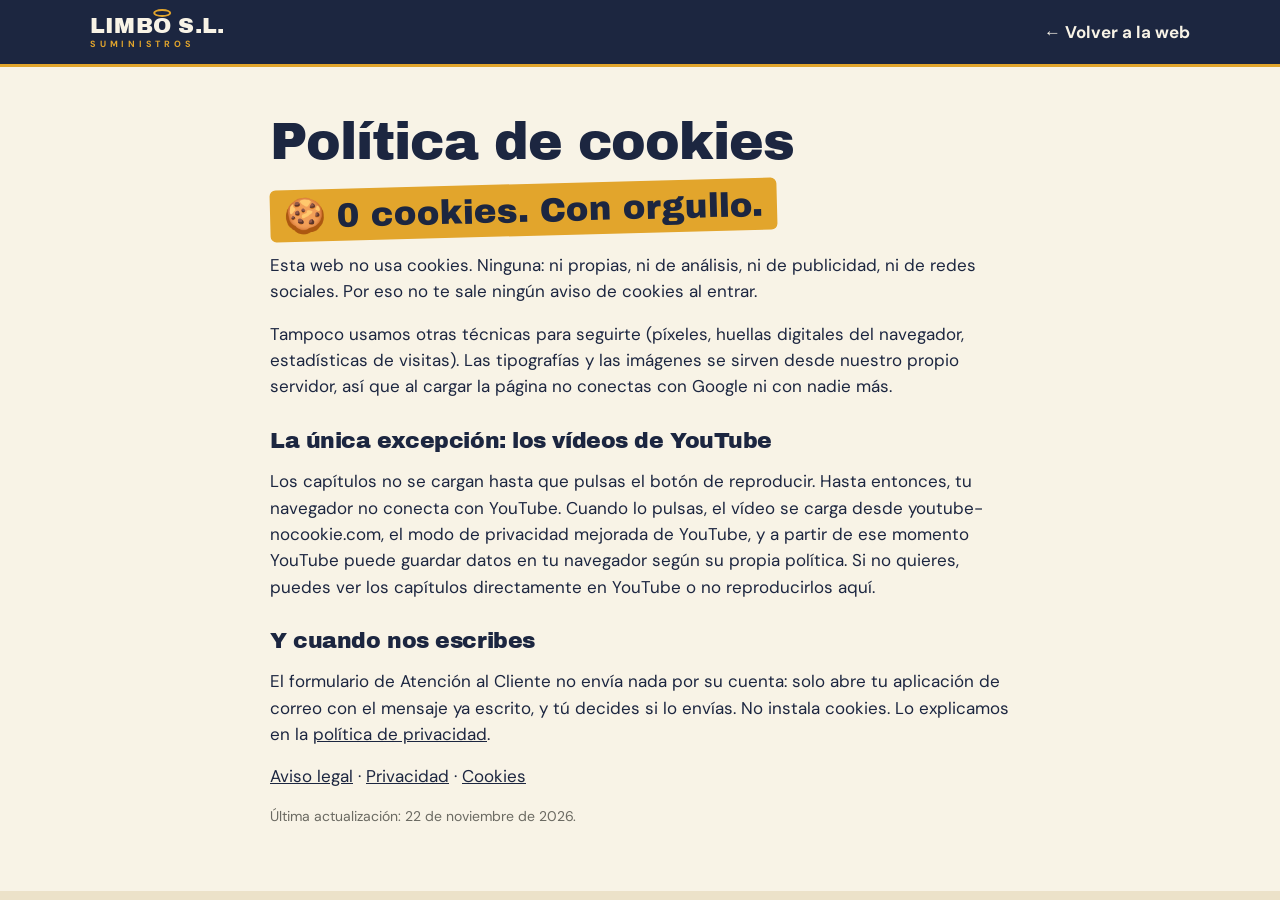
<file: cookies.html>
<!DOCTYPE html>
<html lang="es"><head><meta charset="utf-8"><meta name="viewport" content="width=device-width, initial-scale=1">
<title>Política de cookies · Limbo S.L.</title><meta name="robots" content="noindex, noai, noimageai"><meta name="tdm-reservation" content="1">
<link rel="stylesheet" href="css/style.css"></head><body>
<header class="cabecera"><div class="wrap"><a class="logo" href="index.html"><b>LIMB<span class="o">O</span> S.L.</b><small>SUMINISTROS</small></a><a class="redes" href="index.html" style="text-decoration:none;font-weight:700">← Volver a la web</a></div></header>
<main class="legal-pag"><div class="wrap">
<h1>Política de cookies</h1>
<p class="orgullo">🍪 0 cookies. Con orgullo.</p>
<p>Esta web no usa cookies. Ninguna: ni propias, ni de análisis, ni de publicidad, ni de redes sociales. Por eso no te sale ningún aviso de cookies al entrar.</p>
<p>Tampoco usamos otras técnicas para seguirte (píxeles, huellas digitales del navegador, estadísticas de visitas). Las tipografías y las imágenes se sirven desde nuestro propio servidor, así que al cargar la página no conectas con Google ni con nadie más.</p>
<h2>La única excepción: los vídeos de YouTube</h2>
<p>Los capítulos no se cargan hasta que pulsas el botón de reproducir. Hasta entonces, tu navegador no conecta con YouTube. Cuando lo pulsas, el vídeo se carga desde youtube-nocookie.com, el modo de privacidad mejorada de YouTube, y a partir de ese momento YouTube puede guardar datos en tu navegador según su propia política. Si no quieres, puedes ver los capítulos directamente en YouTube o no reproducirlos aquí.</p>
<h2>Y cuando nos escribes</h2>
<p>El formulario de Atención al Cliente no envía nada por su cuenta: solo abre tu aplicación de correo con el mensaje ya escrito, y tú decides si lo envías. No instala cookies. Lo explicamos en la <a href="privacidad.html">política de privacidad</a>.</p>
<p><a href="aviso-legal.html">Aviso legal</a> · <a href="privacidad.html">Privacidad</a> · <a href="cookies.html">Cookies</a></p>
<p style="font-size:14px;color:#6b6a62">Última actualización: 22 de noviembre de 2026.</p></div></main></body></html>
</file>
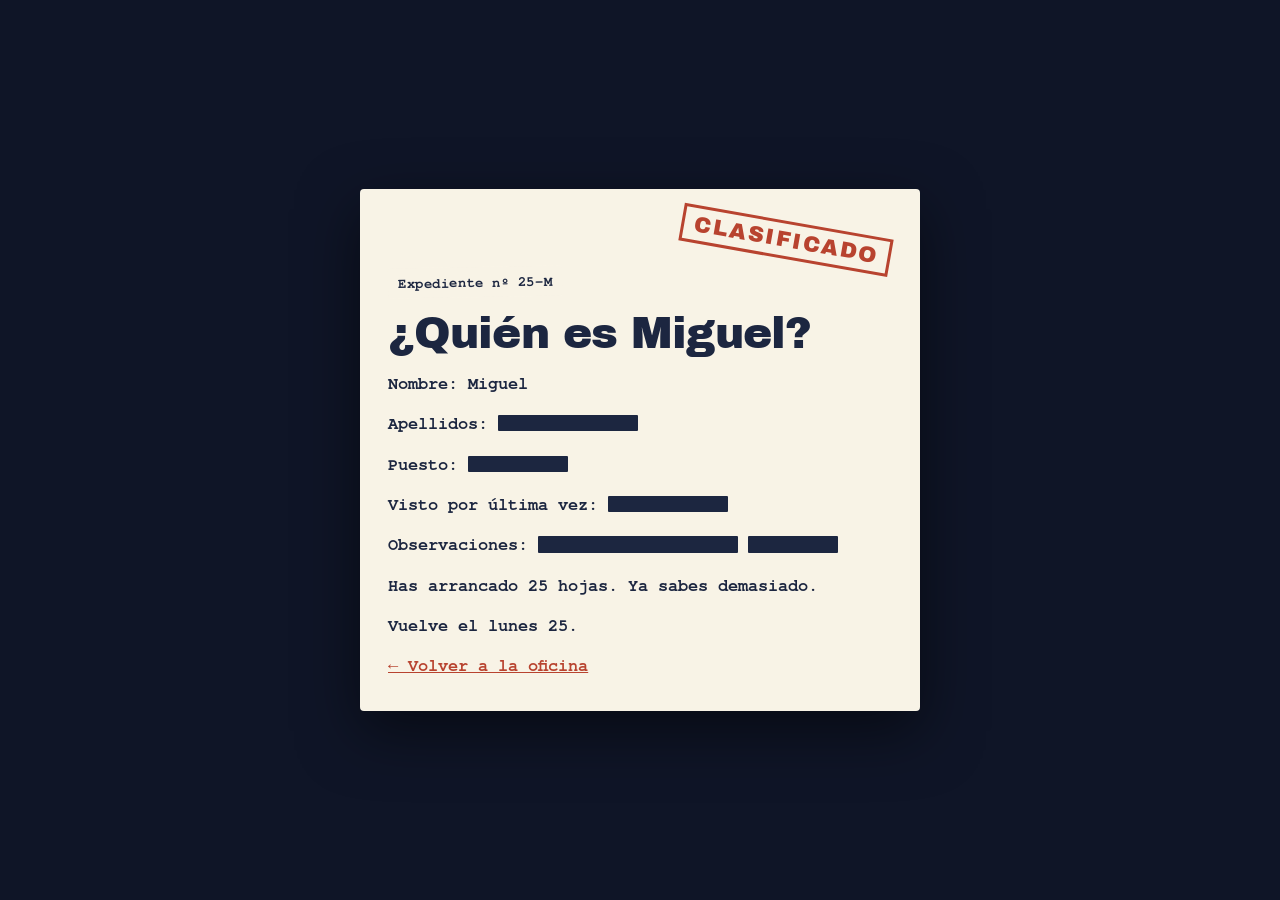
<file: miguel.html>
<!DOCTYPE html>
<html lang="es"><head><meta charset="utf-8"><meta name="viewport" content="width=device-width, initial-scale=1">
<title>Expediente clasificado · Limbo S.L.</title><meta name="robots" content="noindex, nofollow, noai, noimageai"><meta name="tdm-reservation" content="1">
<link rel="stylesheet" href="css/style.css"></head><body>
<main class="clasificado">
  <div class="hoja">
    <span class="sello-grande">CLASIFICADO</span>
    <p class="etiqueta" style="justify-self:start">Expediente nº 25-M</p>
    <h1>¿Quién es Miguel?</h1>
    <p class="linea">Nombre: Miguel</p>
    <p class="linea">Apellidos: <span class="tachon" style="width:14ch"></span></p>
    <p class="linea">Puesto: <span class="tachon" style="width:10ch"></span></p>
    <p class="linea">Visto por última vez: <span class="tachon" style="width:12ch"></span></p>
    <p class="linea">Observaciones: <span class="tachon" style="width:20ch"></span> <span class="tachon" style="width:9ch"></span></p>
    <p>Has arrancado 25 hojas. Ya sabes demasiado.</p>
    <p><strong>Vuelve el lunes 25.</strong></p>
    <p><a class="volver" href="index.html">← Volver a la oficina</a></p>
  </div>
</main>
</body></html>
</file>
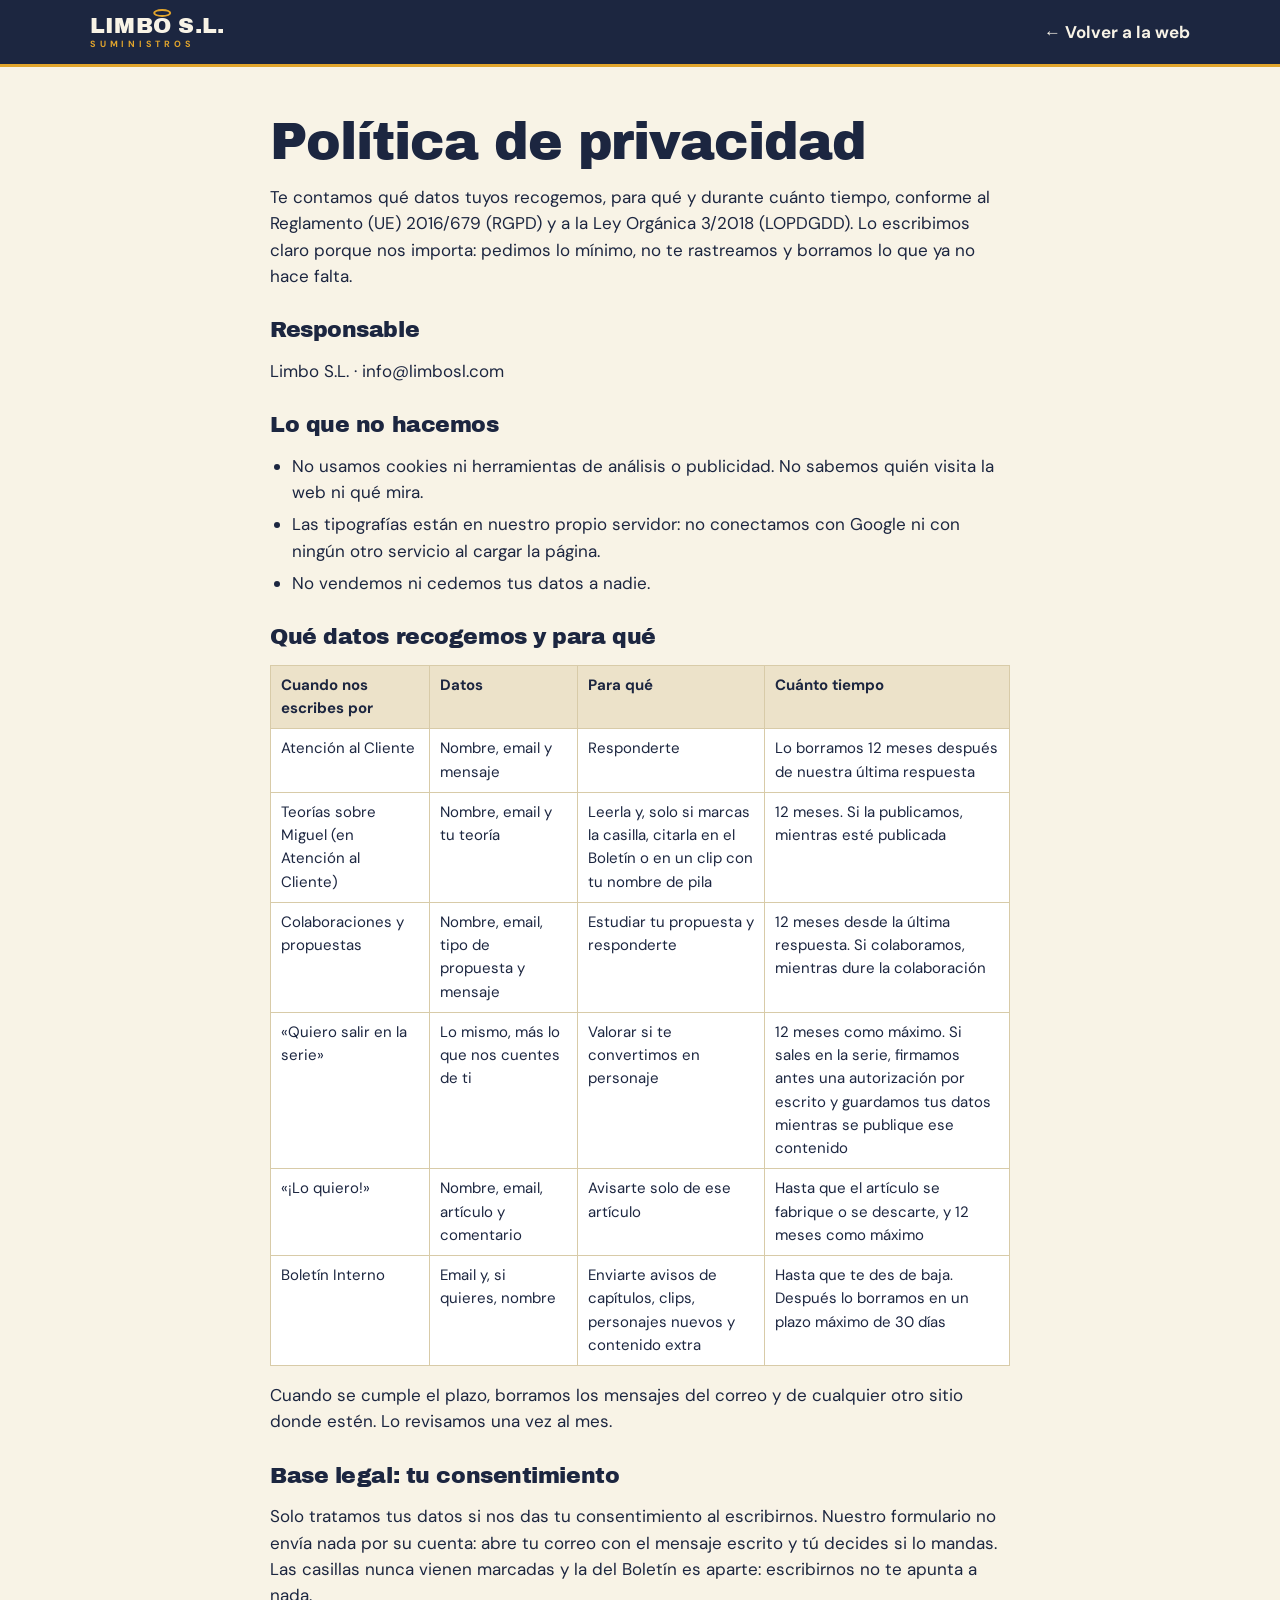
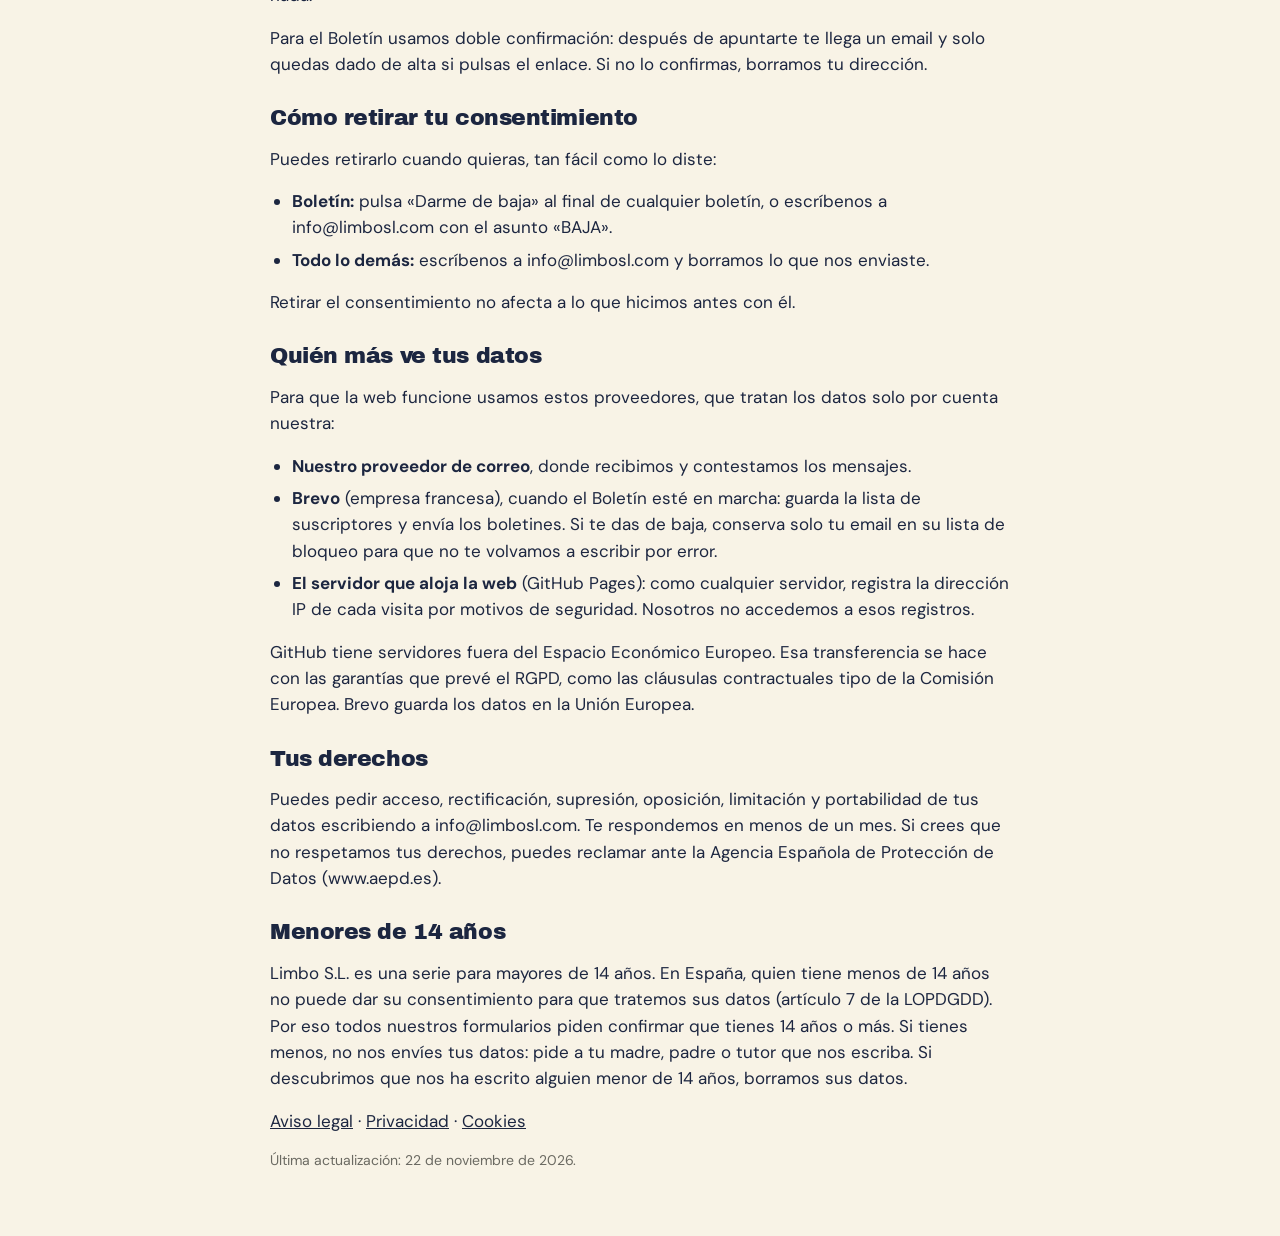
<file: privacidad.html>
<!DOCTYPE html>
<html lang="es"><head><meta charset="utf-8"><meta name="viewport" content="width=device-width, initial-scale=1">
<title>Política de privacidad · Limbo S.L.</title><meta name="robots" content="noindex, noai, noimageai"><meta name="tdm-reservation" content="1">
<link rel="stylesheet" href="css/style.css"></head><body>
<header class="cabecera"><div class="wrap"><a class="logo" href="index.html"><b>LIMB<span class="o">O</span> S.L.</b><small>SUMINISTROS</small></a><a class="redes" href="index.html" style="text-decoration:none;font-weight:700">← Volver a la web</a></div></header>
<main class="legal-pag"><div class="wrap">
<h1>Política de privacidad</h1>
<p>Te contamos qué datos tuyos recogemos, para qué y durante cuánto tiempo, conforme al Reglamento (UE) 2016/679 (RGPD) y a la Ley Orgánica 3/2018 (LOPDGDD). Lo escribimos claro porque nos importa: pedimos lo mínimo, no te rastreamos y borramos lo que ya no hace falta.</p>
<h2>Responsable</h2>
<p>Limbo S.L. · info@limbosl.com</p>
<h2>Lo que no hacemos</h2>
<ul>
<li>No usamos cookies ni herramientas de análisis o publicidad. No sabemos quién visita la web ni qué mira.</li>
<li>Las tipografías están en nuestro propio servidor: no conectamos con Google ni con ningún otro servicio al cargar la página.</li>
<li>No vendemos ni cedemos tus datos a nadie.</li>
</ul>
<h2>Qué datos recogemos y para qué</h2>
<table class="tabla-legal">
<thead><tr><th>Cuando nos escribes por</th><th>Datos</th><th>Para qué</th><th>Cuánto tiempo</th></tr></thead>
<tbody>
<tr><td>Atención al Cliente</td><td>Nombre, email y mensaje</td><td>Responderte</td><td>Lo borramos 12 meses después de nuestra última respuesta</td></tr>
<tr><td>Teorías sobre Miguel (en Atención al Cliente)</td><td>Nombre, email y tu teoría</td><td>Leerla y, solo si marcas la casilla, citarla en el Boletín o en un clip con tu nombre de pila</td><td>12 meses. Si la publicamos, mientras esté publicada</td></tr>
<tr><td>Colaboraciones y propuestas</td><td>Nombre, email, tipo de propuesta y mensaje</td><td>Estudiar tu propuesta y responderte</td><td>12 meses desde la última respuesta. Si colaboramos, mientras dure la colaboración</td></tr>
<tr><td>«Quiero salir en la serie»</td><td>Lo mismo, más lo que nos cuentes de ti</td><td>Valorar si te convertimos en personaje</td><td>12 meses como máximo. Si sales en la serie, firmamos antes una autorización por escrito y guardamos tus datos mientras se publique ese contenido</td></tr>
<tr><td>«¡Lo quiero!»</td><td>Nombre, email, artículo y comentario</td><td>Avisarte solo de ese artículo</td><td>Hasta que el artículo se fabrique o se descarte, y 12 meses como máximo</td></tr>
<tr><td>Boletín Interno</td><td>Email y, si quieres, nombre</td><td>Enviarte avisos de capítulos, clips, personajes nuevos y contenido extra</td><td>Hasta que te des de baja. Después lo borramos en un plazo máximo de 30 días</td></tr>
</tbody>
</table>
<p>Cuando se cumple el plazo, borramos los mensajes del correo y de cualquier otro sitio donde estén. Lo revisamos una vez al mes.</p>
<h2>Base legal: tu consentimiento</h2>
<p>Solo tratamos tus datos si nos das tu consentimiento al escribirnos. Nuestro formulario no envía nada por su cuenta: abre tu correo con el mensaje escrito y tú decides si lo mandas. Las casillas nunca vienen marcadas y la del Boletín es aparte: escribirnos no te apunta a nada.</p>
<p>Para el Boletín usamos doble confirmación: después de apuntarte te llega un email y solo quedas dado de alta si pulsas el enlace. Si no lo confirmas, borramos tu dirección.</p>
<h2>Cómo retirar tu consentimiento</h2>
<p>Puedes retirarlo cuando quieras, tan fácil como lo diste:</p>
<ul>
<li><strong>Boletín:</strong> pulsa «Darme de baja» al final de cualquier boletín, o escríbenos a info@limbosl.com con el asunto «BAJA».</li>
<li><strong>Todo lo demás:</strong> escríbenos a info@limbosl.com y borramos lo que nos enviaste.</li>
</ul>
<p>Retirar el consentimiento no afecta a lo que hicimos antes con él.</p>
<h2>Quién más ve tus datos</h2>
<p>Para que la web funcione usamos estos proveedores, que tratan los datos solo por cuenta nuestra:</p>
<ul>
<li><strong>Nuestro proveedor de correo</strong>, donde recibimos y contestamos los mensajes.</li>
<li><strong>Brevo</strong> (empresa francesa), cuando el Boletín esté en marcha: guarda la lista de suscriptores y envía los boletines. Si te das de baja, conserva solo tu email en su lista de bloqueo para que no te volvamos a escribir por error.</li>
<li><strong>El servidor que aloja la web</strong> (GitHub Pages): como cualquier servidor, registra la dirección IP de cada visita por motivos de seguridad. Nosotros no accedemos a esos registros.</li>
</ul>
<p>GitHub tiene servidores fuera del Espacio Económico Europeo. Esa transferencia se hace con las garantías que prevé el RGPD, como las cláusulas contractuales tipo de la Comisión Europea. Brevo guarda los datos en la Unión Europea.</p>
<h2>Tus derechos</h2>
<p>Puedes pedir acceso, rectificación, supresión, oposición, limitación y portabilidad de tus datos escribiendo a info@limbosl.com. Te respondemos en menos de un mes. Si crees que no respetamos tus derechos, puedes reclamar ante la Agencia Española de Protección de Datos (www.aepd.es).</p>
<h2>Menores de 14 años</h2>
<p>Limbo S.L. es una serie para mayores de 14 años. En España, quien tiene menos de 14 años no puede dar su consentimiento para que tratemos sus datos (artículo 7 de la LOPDGDD). Por eso todos nuestros formularios piden confirmar que tienes 14 años o más. Si tienes menos, no nos envíes tus datos: pide a tu madre, padre o tutor que nos escriba. Si descubrimos que nos ha escrito alguien menor de 14 años, borramos sus datos.</p>
<p><a href="aviso-legal.html">Aviso legal</a> · <a href="privacidad.html">Privacidad</a> · <a href="cookies.html">Cookies</a></p>
<p style="font-size:14px;color:#6b6a62">Última actualización: 22 de noviembre de 2026.</p></div></main></body></html>
</file>
<file: css/style.css>
@font-face { font-family: "Archivo Black"; src: url("../fonts/archivo-black.woff") format("woff"); font-weight: 400 900; font-display: swap; }
@font-face { font-family: "DM Sans"; src: url("../fonts/dm-sans.woff") format("woff"); font-weight: 100 1000; font-display: swap; }
@font-face { font-family: "Cursor Limbo"; src: url("../fonts/cursor-bold.woff") format("woff"); font-weight: 400 900; font-display: swap; }
/* Suministros Limbo S.L. — expediente de una empresa de suministros de provincias, años 80, atrapada en el lunes 25.
   Idea de maquetación: carpetas de archivo apiladas; cada sección es una pestaña de carpeta con su etiqueta mecanografiada. */
:root {
  --tinta: #1c2640;        /* azul tinta corporativo */
  --tinta-2: #2b3758;
  --carpeta: #ece2c9;      /* carpeta de archivo */
  --papel: #f8f3e6;        /* folio */
  --mostaza: #e2a52c;      /* acento: sello de la empresa */
  --fluor: #d7e3cf;        /* luz de fluorescente */
  --sello: #b8432f;        /* tinta roja de sello, solo para sellos */
  --gris: #6b6a62;
  --display: "Archivo Black", "Arial Black", system-ui, sans-serif;
  --body: "DM Sans", "Helvetica Neue", Arial, sans-serif;
  --maquina: "Cursor Limbo", "Courier New", monospace;
  --radio: 6px;
  --gutter: clamp(16px, 4vw, 40px);
  --max: 1180px;
  color-scheme: light;
}

* { box-sizing: border-box; }
html { scroll-behavior: smooth; -webkit-text-size-adjust: 100%; }
body {
  margin: 0;
  background: var(--carpeta);
  color: var(--tinta);
  font-family: var(--body);
  font-size: 17px;
  line-height: 1.55;
}
img { max-width: 100%; display: block; height: auto; }
a { color: inherit; }
h1, h2, h3 { font-family: var(--display); line-height: 1.02; margin: 0; text-wrap: balance; letter-spacing: -0.02em; }
p { margin: 0; }
:focus-visible { outline: 3px solid var(--mostaza); outline-offset: 2px; }
.wrap { width: 100%; max-width: var(--max); margin: 0 auto; padding: 0 var(--gutter); }
.sr { position: absolute; width: 1px; height: 1px; overflow: hidden; clip: rect(0 0 0 0); white-space: nowrap; }

/* ---------- Logo ---------- */
.logo { display: inline-flex; flex-direction: column; text-decoration: none; line-height: 1; }
.logo b { font-family: var(--display); font-weight: 800; font-size: 22px; letter-spacing: 0.01em; position: relative; }
.logo .o { position: relative; display: inline-block; }
.logo .o::before {
  content: ""; position: absolute; left: 50%; top: -6px; width: 0.62em; height: 0.18em;
  transform: translateX(-50%); border: 2px solid var(--mostaza); border-radius: 50%;
  animation: halo 4s ease-in-out infinite;
}
.logo small { font-family: var(--body); font-weight: 700; font-size: 9px; letter-spacing: 0.42em; color: var(--mostaza); margin-top: 3px; }
@keyframes halo { 0%, 100% { transform: translate(-50%, 0); } 50% { transform: translate(-50%, -2px); } }

/* ---------- Cabecera ---------- */
.cabecera { position: sticky; top: 0; z-index: 50; background: var(--tinta); color: var(--papel); border-bottom: 3px solid var(--mostaza); }
.cabecera .wrap { display: flex; align-items: center; justify-content: space-between; gap: 16px; min-height: 64px; }
.menu-btn { background: none; border: 2px solid var(--papel); color: var(--papel); font: 700 13px var(--body); letter-spacing: 0.12em; padding: 8px 12px; border-radius: var(--radio); cursor: pointer; }
.nav { display: none; }
.nav.abierto { display: flex; position: absolute; top: 100%; left: 0; right: 0; flex-direction: column; background: var(--tinta); padding: 8px var(--gutter) 20px; border-bottom: 3px solid var(--mostaza); }
.nav a { text-decoration: none; font-weight: 600; padding: 12px 0; border-bottom: 1px solid var(--tinta-2); }
.nav a:hover { color: var(--mostaza); }
.redes { display: flex; gap: 8px; flex-wrap: wrap; }
.redes a { font: 700 12px var(--body); letter-spacing: 0.06em; text-decoration: none; border: 1.5px solid currentColor; border-radius: 999px; padding: 6px 12px; }
.redes a:hover { background: var(--mostaza); border-color: var(--mostaza); color: var(--tinta); }
.nav .redes { padding-top: 14px; }
@media (min-width: 960px) {
  .menu-btn { display: none; }
  .nav { display: flex; align-items: center; gap: 22px; position: static; }
  .nav a { border: 0; padding: 6px 0; font-size: 15px; }
  .nav .redes { padding: 0; }
}

/* ---------- Portada ---------- */
.portada { position: relative; color: var(--papel); background: var(--tinta); overflow: hidden; }
.portada::before { content: ""; position: absolute; inset: 0; background: url("../img/oficina.jpg") center / cover no-repeat; opacity: 0.42; }
.portada::after { content: ""; position: absolute; inset: 0; background: linear-gradient(180deg, rgba(28,38,64,0.2), rgba(28,38,64,0.92) 85%); }
.portada .wrap { position: relative; z-index: 1; display: grid; gap: 32px; padding-top: 40px; padding-bottom: 48px; }
.etiqueta { display: inline-block; font-family: var(--maquina); font-size: 14px; letter-spacing: 0.04em; background: var(--papel); color: var(--tinta); padding: 4px 10px; border-radius: 2px; transform: rotate(-1deg); }
.portada h1 { font-size: clamp(44px, 12vw, 104px); font-weight: 800; margin: 14px 0 12px; }
.portada h1 span { color: var(--mostaza); }
.portada .lema { font-size: clamp(19px, 4.6vw, 26px); font-weight: 600; max-width: 30ch; }
.portada .bajada { color: var(--fluor); max-width: 46ch; margin-top: 10px; }
.botones { display: flex; flex-wrap: wrap; gap: 12px; margin-top: 24px; }
.btn { display: inline-flex; align-items: center; justify-content: center; gap: 8px; min-height: 48px; padding: 12px 22px; border-radius: var(--radio); border: 2px solid var(--mostaza); background: var(--mostaza); color: var(--tinta); font: 700 15px var(--body); text-decoration: none; cursor: pointer; transition: transform 0.15s, background 0.15s; }
.btn:hover { transform: translateY(-2px); }
.btn.hueco { background: transparent; color: inherit; }
.btn.tinta { background: var(--tinta); border-color: var(--tinta); color: var(--papel); }

/* Calendario de taco */
.calendario { justify-self: center; width: min(300px, 78vw); text-align: center; }
.taco { position: relative; perspective: 900px; }
.anillas { height: 26px; background: var(--sello); border-radius: 8px 8px 0 0; position: relative; }
.anillas::before, .anillas::after { content: ""; position: absolute; top: -10px; width: 12px; height: 22px; border: 3px solid #9aa0a8; border-radius: 6px; }
.anillas::before { left: 28%; } .anillas::after { right: 28%; }
.hoja, .hoja-fondo { background: var(--papel); color: var(--tinta); padding: 18px 10px 22px; border-radius: 0 0 6px 6px; box-shadow: 0 14px 30px rgba(0,0,0,0.35); }
.hoja-fondo { position: absolute; inset: 26px 0 0 0; z-index: 0; }
.hoja { position: relative; z-index: 1; transform-origin: top center; }
.hoja .dia, .hoja-fondo .dia { font: 800 30px var(--display); letter-spacing: 0.06em; }
.hoja .num, .hoja-fondo .num { font: 800 120px/0.95 var(--display); letter-spacing: -0.04em; }
.hoja .mes, .hoja-fondo .mes { font-family: var(--maquina); font-size: 13px; color: var(--gris); }
.hoja.arrancando { animation: arrancar 0.7s ease-in forwards; }
@keyframes arrancar { 0% { transform: rotateX(0) translateY(0); opacity: 1; } 100% { transform: rotateX(-80deg) translateY(160px) rotate(8deg); opacity: 0; } }
.calendario button { margin-top: 16px; }
.contador { font-family: var(--maquina); font-size: 14px; margin-top: 10px; color: var(--fluor); min-height: 2.6em; }
@media (min-width: 860px) {
  .portada .wrap { grid-template-columns: 1.4fr 1fr; align-items: center; padding-top: 72px; padding-bottom: 80px; }
}

/* Cinta de frases */
.cinta { background: var(--mostaza); color: var(--tinta); overflow: hidden; border-block: 2px solid var(--tinta); }
.cinta div { display: flex; gap: 40px; width: max-content; padding: 10px 40px 10px 0; font: 700 15px var(--display); white-space: nowrap; animation: cinta 45s linear infinite; will-change: transform; -webkit-animation: cinta 45s linear infinite; }
.cinta span::after { content: "✶"; margin-left: 40px; }
@keyframes cinta { to { transform: translateX(-50%); } }

/* ---------- Secciones tipo carpeta ---------- */
.seccion { padding: 56px 0; }
.seccion.folio { background: var(--papel); }
.seccion.oscura { background: var(--tinta); color: var(--papel); }
.pestana { display: inline-block; font-family: var(--maquina); font-size: 13px; background: var(--tinta); color: var(--papel); padding: 6px 14px 5px; border-radius: 8px 8px 0 0; margin-bottom: 0; }
.oscura .pestana { background: var(--mostaza); color: var(--tinta); }
.cabeza { border-top: 3px solid var(--tinta); padding-top: 18px; margin-bottom: 28px; display: grid; gap: 10px; }
.oscura .cabeza { border-color: var(--mostaza); }
.cabeza h2 { font-size: clamp(34px, 8vw, 64px); font-weight: 800; }
.cabeza p { max-width: 62ch; color: inherit; opacity: 0.85; }

/* ---------- Capítulos ---------- */
.episodios { display: grid; gap: 18px; }
@media (min-width: 700px) { .episodios { grid-template-columns: repeat(2, 1fr); } }
.episodio { background: var(--tinta-2); border-radius: var(--radio); overflow: hidden; display: flex; flex-direction: column; }
.pantalla { position: relative; aspect-ratio: 16 / 9; background: #0f1527; display: grid; place-items: center; overflow: hidden; }
.pantalla img { width: 100%; height: 100%; object-fit: cover; opacity: 0.55; }
.pantalla .sello { position: absolute; }
.pantalla button { position: absolute; inset: 0; background: transparent; border: 0; cursor: pointer; display: grid; place-items: center; }
.pantalla button span { width: 72px; height: 72px; border-radius: 50%; background: var(--mostaza); display: grid; place-items: center; color: var(--tinta); font-size: 28px; }
.pantalla iframe { position: absolute; inset: 0; width: 100%; height: 100%; border: 0; }
.episodio .info { padding: 18px; display: grid; gap: 8px; }
.episodio .num { font-family: var(--maquina); font-size: 13px; color: var(--mostaza); }
.episodio h3 { font-size: 26px; }
.episodio .meta { font-size: 14px; color: var(--fluor); }
.episodio .acciones { display: flex; flex-wrap: wrap; gap: 10px; margin-top: 6px; }
.episodio .acciones .btn { min-height: 42px; padding: 8px 16px; font-size: 14px; }
.sello {
  font: 700 15px var(--maquina); letter-spacing: 0.08em; text-transform: uppercase; color: var(--sello);
  border: 3px solid var(--sello); border-radius: 6px; padding: 6px 12px; transform: rotate(-6deg);
  background: rgba(248,243,230,0.92); mix-blend-mode: normal;
}

/* ---------- Plantilla ---------- */
.filtros { display: flex; flex-wrap: wrap; gap: 8px; margin-bottom: 22px; }
.filtros button { font: 600 14px var(--body); border: 2px solid var(--tinta); background: transparent; color: var(--tinta); padding: 8px 14px; border-radius: 999px; cursor: pointer; }
.filtros button[aria-pressed="true"] { background: var(--tinta); color: var(--papel); }
.fichas { display: grid; gap: 18px; grid-template-columns: 1fr; }
@media (min-width: 620px) { .fichas { grid-template-columns: repeat(2, 1fr); } }
@media (min-width: 1000px) { .fichas { grid-template-columns: repeat(3, 1fr); } }
.ficha {
  background: var(--papel); border: 1px solid #d8cba8; border-radius: 4px; padding: 16px; position: relative;
  box-shadow: 0 2px 0 #d8cba8, 0 10px 24px rgba(28,38,64,0.08); display: grid; grid-template-columns: 112px 1fr; gap: 14px; align-items: start;
}
.ficha::before { content: ""; position: absolute; top: -9px; left: 22px; width: 14px; height: 30px; border: 3px solid #9aa0a8; border-bottom: 0; border-radius: 7px 7px 0 0; }
.foto { width: 112px; aspect-ratio: 3 / 4; background: #d9d4c4; border: 4px solid #fff; box-shadow: 0 1px 3px rgba(0,0,0,0.25); overflow: hidden; display: grid; place-items: center; transform: rotate(-2deg); }
.foto img { width: 100%; height: 100%; object-fit: cover; object-position: top; }
.foto .iniciales { font: 800 30px var(--display); color: var(--gris); }
.ficha dl { margin: 0; display: grid; gap: 2px; font-family: var(--maquina); font-size: 13px; line-height: 1.35; }
.ficha dt { color: var(--gris); font-size: 11px; letter-spacing: 0.08em; text-transform: uppercase; margin-top: 4px; }
.ficha dt:first-child { margin-top: 0; }
.ficha dd { margin: 0; }
.ficha .nombre { font: 800 22px/1 var(--display); letter-spacing: -0.01em; margin-bottom: 4px; }
.ficha .frase { grid-column: 1 / -1; font-family: var(--display); font-weight: 700; font-size: 17px; border-top: 1px dashed #c9bb95; padding-top: 10px; }
.ficha .perfil { grid-column: 1 / -1; font-size: 15px; color: var(--tinta-2); }
.ficha .video { grid-column: 1 / -1; font-family: var(--maquina); font-size: 12px; color: var(--gris); display: flex; align-items: center; gap: 8px; }
.ficha .video a { color: var(--sello); font-weight: 700; }
.ficha .sede-chip { display: inline-block; margin-bottom: 6px; font: 700 10px var(--body); letter-spacing: 0.1em; text-transform: uppercase; padding: 3px 8px; border-radius: 3px; background: var(--fluor); }
.ficha .sede-chip.villa { background: #f6d98f; }

/* ---------- Tienda ---------- */
.productos { display: grid; gap: 18px; }
@media (min-width: 620px) { .productos { grid-template-columns: repeat(2, 1fr); } }
@media (min-width: 1000px) { .productos { grid-template-columns: repeat(3, 1fr); } }
.producto { background: var(--papel); border-radius: var(--radio); overflow: hidden; display: flex; flex-direction: column; border: 1px solid #d8cba8; }
.producto .img { aspect-ratio: 4 / 3; background: #efe6cf; overflow: hidden; }
.producto .img img { width: 100%; height: 100%; object-fit: cover; transition: transform 0.4s; }
.producto:hover .img img { transform: scale(1.04); }
.producto .cuerpo { padding: 16px 18px 18px; display: grid; gap: 8px; flex: 1; align-content: start; }
.producto .ref { font-family: var(--maquina); font-size: 12px; color: var(--gris); }
.producto h3 { font-size: 22px; }
.producto p { font-size: 15px; }
.producto .pie { display: flex; align-items: center; justify-content: space-between; gap: 12px; margin-top: auto; background: var(--tinta); color: var(--papel); border: 0; border-radius: var(--radio); padding: 12px 12px 12px 22px; }
.producto .precio { font: 800 22px var(--display); font-variant-numeric: tabular-nums; }
.producto .precio small { display: block; font: 500 11px var(--body); color: var(--fluor); letter-spacing: 0.04em; margin-top: 2px; }
.catalogo-broma { margin-top: 36px; }
.catalogo-broma h3 { font-size: 26px; margin-bottom: 6px; }
.catalogo-broma > p { margin-bottom: 16px; max-width: 60ch; }
.albaran { background: var(--papel); border: 1px solid #d8cba8; border-radius: 4px; font-family: var(--maquina); font-size: 14px; overflow-x: auto; }
.albaran table { width: 100%; border-collapse: collapse; min-width: 520px; }
.albaran th, .albaran td { text-align: left; padding: 10px 14px; border-bottom: 1px dashed #cbbd98; vertical-align: middle; }
.albaran th { font-size: 11px; letter-spacing: 0.08em; text-transform: uppercase; color: var(--gris); }
.albaran td:last-child { text-align: right; }
.albaran button { font: 700 12px var(--body); background: var(--tinta); color: var(--papel); border: 0; padding: 8px 12px; border-radius: 4px; cursor: pointer; white-space: nowrap; }
.aviso-tienda { margin-top: 18px; font-size: 14px; color: var(--gris); max-width: 70ch; }

/* ---------- Bloques en dos columnas ---------- */
.dos { display: grid; gap: 28px; align-items: center; }
@media (min-width: 860px) { .dos { grid-template-columns: 1fr 1fr; gap: 48px; } }
.dos img { border-radius: var(--radio); box-shadow: 0 16px 40px rgba(0,0,0,0.2); }
.texto { display: grid; gap: 14px; max-width: 60ch; }
.texto strong { font-weight: 700; }
.firma { font-family: var(--maquina); font-size: 15px; }

/* ---------- Formularios ---------- */
form { display: grid; gap: 14px; }
.campos { display: grid; gap: 14px; }
@media (min-width: 620px) { .campos.dosc { grid-template-columns: 1fr 1fr; } }
label { font-weight: 600; font-size: 14px; display: grid; gap: 6px; }
input, select, textarea {
  font: 16px var(--body); color: var(--tinta); background: #fff; border: 2px solid #cbbd98; border-radius: var(--radio); padding: 12px 14px; width: 100%;
}
textarea { min-height: 120px; resize: vertical; }
input:focus, select:focus, textarea:focus { outline: none; border-color: var(--tinta); }
.check { display: flex; gap: 10px; align-items: flex-start; font-weight: 400; font-size: 14px; }
.check input { width: 20px; height: 20px; margin-top: 2px; flex: none; }
.oscura label { color: var(--papel); }
.oscura .check a { color: var(--mostaza); }
.estado { font-size: 15px; font-weight: 600; min-height: 1.4em; }
.hp { display: none; }
.panel { background: var(--papel); color: var(--tinta); border-radius: var(--radio); padding: clamp(18px, 4vw, 32px); }

/* Diálogo "Lo quiero" */
dialog { border: 0; border-radius: 10px; padding: 0; width: min(520px, calc(100vw - 32px)); background: var(--papel); color: var(--tinta); }
dialog::backdrop { background: rgba(15,21,39,0.7); }
dialog .panel { display: grid; gap: 14px; }
dialog h3 { font-size: 26px; }
.cerrar { justify-self: end; background: none; border: 0; font: 700 14px var(--body); cursor: pointer; color: var(--tinta); text-decoration: underline; }

/* ---------- Pie ---------- */
footer.pie { background: var(--tinta); color: var(--papel); padding: 44px 0 28px; border-top: 4px solid var(--mostaza); }
.pie .wrap { display: grid; gap: 24px; }
@media (min-width: 860px) { .pie .wrap { grid-template-columns: 1.3fr 1fr 1fr; } }
.pie h4 { font: 700 12px var(--body); letter-spacing: 0.14em; text-transform: uppercase; color: var(--mostaza); margin: 0 0 10px; }
.pie ul { list-style: none; padding: 0; margin: 0; display: grid; gap: 6px; }
.pie a { text-decoration: none; }
.pie a:hover { color: var(--mostaza); }
.pie .nota { font-size: 13px; color: var(--fluor); max-width: 52ch; margin-top: 12px; }
.pie .legal { grid-column: 1 / -1; border-top: 1px solid var(--tinta-2); padding-top: 18px; font-size: 13px; color: var(--fluor); }

/* Páginas legales */
.legal-pag { background: var(--papel); padding: 48px 0 64px; }
.legal-pag .wrap { max-width: 820px; display: grid; gap: 16px; }
.legal-pag h1 { font-size: clamp(34px, 7vw, 52px); }
.legal-pag h2 { font-size: 22px; margin-top: 14px; }
.legal-pag mark { background: #f6d98f; padding: 0 4px; font-family: var(--maquina); }

@media (prefers-reduced-motion: reduce) {
  *, *::before, *::after { animation: none !important; transition: none !important; }
  html { scroll-behavior: auto; }
  /* La cinta de frases se mueve siempre, despacio: es parte de la portada */
  .cinta div { animation: cinta 90s linear infinite !important; }
}

/* ---------- Visítanos ---------- */
.sedes { display: grid; gap: 28px; }
.sede { display: grid; gap: 18px; background: #fff; border: 1px solid #d8cba8; border-radius: var(--radio); overflow: hidden; }
.sede.villa { background: #fff7e2; }
@media (min-width: 860px) { .sede { grid-template-columns: 1.1fr 1fr; } .sede.villa .galeria { order: 2; } }
.galeria { display: grid; gap: 4px; grid-template-columns: 1fr 1fr; background: var(--tinta); min-height: 220px; }
.galeria img { width: 100%; height: 100%; object-fit: cover; aspect-ratio: 4 / 3; }
.galeria img:only-child { grid-column: 1 / -1; }
.galeria img:first-child:not(:only-child) { grid-column: 1 / -1; aspect-ratio: 16 / 9; }
.sin-foto { grid-column: 1 / -1; display: grid; place-items: center; min-height: 240px; background: linear-gradient(160deg, #f2b93b, #e2a52c 45%, #7ab07a); }
.sede-txt { padding: 0 18px 22px; display: grid; gap: 12px; align-content: start; }
@media (min-width: 860px) { .sede-txt { padding: 26px 26px 26px 0; } .sede.villa .sede-txt { padding: 26px 0 26px 26px; } }
.sede-txt .pestana { justify-self: start; }
.sede-txt h3 { font-size: clamp(26px, 5vw, 36px); }
.sede-txt dl { margin: 0; display: grid; gap: 8px; font-size: 15px; }
.sede-txt dl div { display: grid; grid-template-columns: 110px 1fr; gap: 10px; border-top: 1px dashed #cbbd98; padding-top: 8px; }
.sede-txt dt { font: 13px var(--maquina); color: var(--gris); }
.sede-txt dd { margin: 0; }
.pronto { font: 13px var(--maquina); color: var(--gris); }
.episodio .resumen { font-size: 15px; color: var(--papel); }

/* ---------- Kiko espía ---------- */
.kiko { position: fixed; z-index: 60; width: 104px; height: 144px; top: 50%; right: -110px; left: auto; padding: 0; border: 0; background: none; cursor: pointer;
  transition: right 0.6s cubic-bezier(.5,1.6,.5,1), left 0.6s cubic-bezier(.5,1.6,.5,1); filter: drop-shadow(0 4px 6px rgba(0,0,0,0.3)); }
.kiko.fuera { right: -26px; }
.kiko.izq { right: auto; left: -110px; }
.kiko.izq.fuera { left: -26px; }
.kiko.izq .kiko-cuerpo { transform: scaleX(-1); }
.kiko-cuerpo { display: block; width: 100%; height: 100%; animation: respira 1.2s ease-in-out infinite; }
.kiko-cuerpo img { width: 100%; height: 100%; object-fit: contain; }
@keyframes respira { 50% { translate: 0 -3px; } }
.kiko-boc { position: absolute; bottom: 92%; right: 44px; width: max-content; max-width: 200px; background: var(--mostaza); color: var(--tinta); font: 700 13px/1.25 var(--body);
  padding: 8px 11px; border: 2.5px solid var(--tinta); border-radius: 12px; opacity: 0; transform: scale(.6); transition: .25s; pointer-events: none; text-align: left; }
.kiko.izq .kiko-boc { right: auto; left: 44px; }
.kiko-boc.ver { opacity: 1; transform: scale(1); }
@media (min-width: 700px) { .kiko { width: 140px; height: 194px; } .kiko.fuera { right: -34px; } .kiko.izq.fuera { left: -34px; } }
.informe { display: grid; gap: 12px; background: #f3e4bd; }
.kiko-dato { font: 18px/1.45 var(--maquina); min-height: 4.5em; }

/* Legal y privacidad */
.tabla-legal { width: 100%; border-collapse: collapse; font-size: 15px; background: #fff; display: block; overflow-x: auto; }
.tabla-legal th, .tabla-legal td { border: 1px solid #d8cba8; padding: 8px 10px; text-align: left; vertical-align: top; min-width: 120px; }
.tabla-legal th { background: var(--carpeta); font-family: var(--body); }
.legal-pag ul { margin: 0; padding-left: 22px; display: grid; gap: 6px; }
.orgullo { font: 800 clamp(24px, 5vw, 34px) var(--display); color: var(--tinta); background: var(--mostaza); justify-self: start; padding: 6px 14px; border-radius: var(--radio); transform: rotate(-1.5deg); }
.aviso-edad { font-size: 14px; background: rgba(226,165,44,0.16); border-left: 4px solid var(--mostaza); padding: 8px 12px; border-radius: 4px; margin: 0; }
.sellos-portada { display: flex; flex-wrap: wrap; gap: 8px; margin: 4px 0 0; }
.sello-edad { display: inline-flex; align-items: center; gap: 8px; font: 700 13px var(--body); letter-spacing: 0.04em; border: 2px solid currentColor; border-radius: 999px; padding: 4px 12px 4px 4px; }
.sello-edad b { background: var(--sello); color: #fff; border-radius: 999px; padding: 2px 8px; font-family: var(--display); font-weight: 800; }
.sello-cookies { display: inline-flex; align-items: center; gap: 6px; font: 700 13px var(--body); border: 2px dashed currentColor; border-radius: 999px; padding: 4px 12px; text-decoration: none; color: inherit; }
/* Boletín */
.boletin { background: var(--mostaza); color: var(--tinta); }
.boletin .wrap { display: grid; gap: 28px; }
@media (min-width: 860px) { .boletin .wrap { grid-template-columns: 1fr 1fr; align-items: center; } }
.boletin ul { margin: 0; padding-left: 20px; display: grid; gap: 4px; font-weight: 600; }
.boletin .panel { background: var(--papel); }
.baja { font-size: 14px; }
.producto .sin-foto { height: 100%; min-height: 0; background: repeating-linear-gradient(-45deg, #efe6cf 0 14px, #e8dcc0 14px 28px); }

/* ---------- Miguel ---------- */
.cinta span.miguel { color: var(--sello); }
.tachon { display: inline-block; max-width: 100%; height: 0.95em; background: var(--tinta); vertical-align: -0.12em; border-radius: 1px; }
.ficha-miguel .foto { background: #2a3350; }
.ficha-miguel .silueta { font: 800 54px var(--display); color: rgba(248,243,230,0.35); }
.ficha-miguel .perfil { display: flex; flex-wrap: wrap; gap: 6px; }
.sello-miguel { grid-column: 1 / -1; justify-self: end; transform: rotate(-6deg); margin: 2px 4px 4px 0; }
.galeria { position: relative; }
.postit { position: absolute; right: 12px; top: 12px; max-width: 150px; background: #fbe68a; color: var(--tinta); font: 700 14px/1.25 var(--maquina); padding: 12px 12px 14px; transform: rotate(4deg); box-shadow: 0 6px 14px rgba(0,0,0,0.25); z-index: 1; }
.postit::before { content: ""; position: absolute; top: -8px; left: 50%; width: 46px; height: 16px; margin-left: -23px; background: rgba(255,255,255,0.55); transform: rotate(-3deg); }
.postit-teorias { background: #fbe68a; color: var(--tinta); padding: 14px 16px; transform: rotate(-1deg); box-shadow: 0 4px 10px rgba(0,0,0,0.15); font-size: 15px; max-width: 46ch; }
.enlace-miguel { color: var(--sello); font-weight: 800; }
/* Expediente clasificado */
.clasificado { min-height: 100vh; background: #0f1527; color: var(--papel); display: grid; place-items: center; padding: 40px 20px; }
.clasificado .hoja { background: var(--papel); color: var(--tinta); max-width: 560px; width: 100%; padding: 32px 28px; border-radius: 4px; position: relative; display: grid; gap: 14px; font-family: var(--maquina); box-shadow: 0 20px 60px rgba(0,0,0,0.5); }
.clasificado h1 { font-size: clamp(30px, 7vw, 44px); }
.clasificado .sello-grande { justify-self: end; margin-bottom: -6px; transform: rotate(10deg); font: 800 22px var(--display); color: var(--sello); border: 3px solid var(--sello); padding: 4px 10px; letter-spacing: 0.08em; }
.clasificado .linea { display: flex; gap: 10px; align-items: center; flex-wrap: wrap; }
.clasificado .volver { color: var(--sello); font-weight: 700; }
.cinta span.miguel::after { color: var(--tinta); }

/* Albarán en móvil: filas apiladas, sin desplazamiento lateral */
.albaran { position: relative; }
@media (max-width: 619px) {
  .albaran table { min-width: 0; }
  .albaran thead { display: none; }
  .albaran tr { display: grid; grid-template-columns: 64px 1fr; gap: 6px 10px; padding: 12px 14px; border-bottom: 1px dashed #cbbd98; }
  .albaran td { padding: 0; border: 0; }
  .albaran td:first-child { grid-row: 1 / 3; font-size: 12px; color: var(--gris); padding-top: 2px; }
  .albaran td:last-child { grid-column: 2; text-align: left; }
}

/* Formularios dentro de secciones oscuras: texto siempre legible */
.panel, .panel label, .panel .check, .panel .check span { color: var(--tinta); }
.oscura .panel .check a { color: var(--tinta); }

.nota-form { font-size: 13px; color: var(--gris); margin: 0; }
.boletin-alta { display: grid; gap: 16px; align-content: start; }
.boletin-alta .btn { justify-self: start; }

/* Teletrabajo · desde el más acá */
.ficha .sede-chip.remoto { background: #cfe6f5; }
</file>
